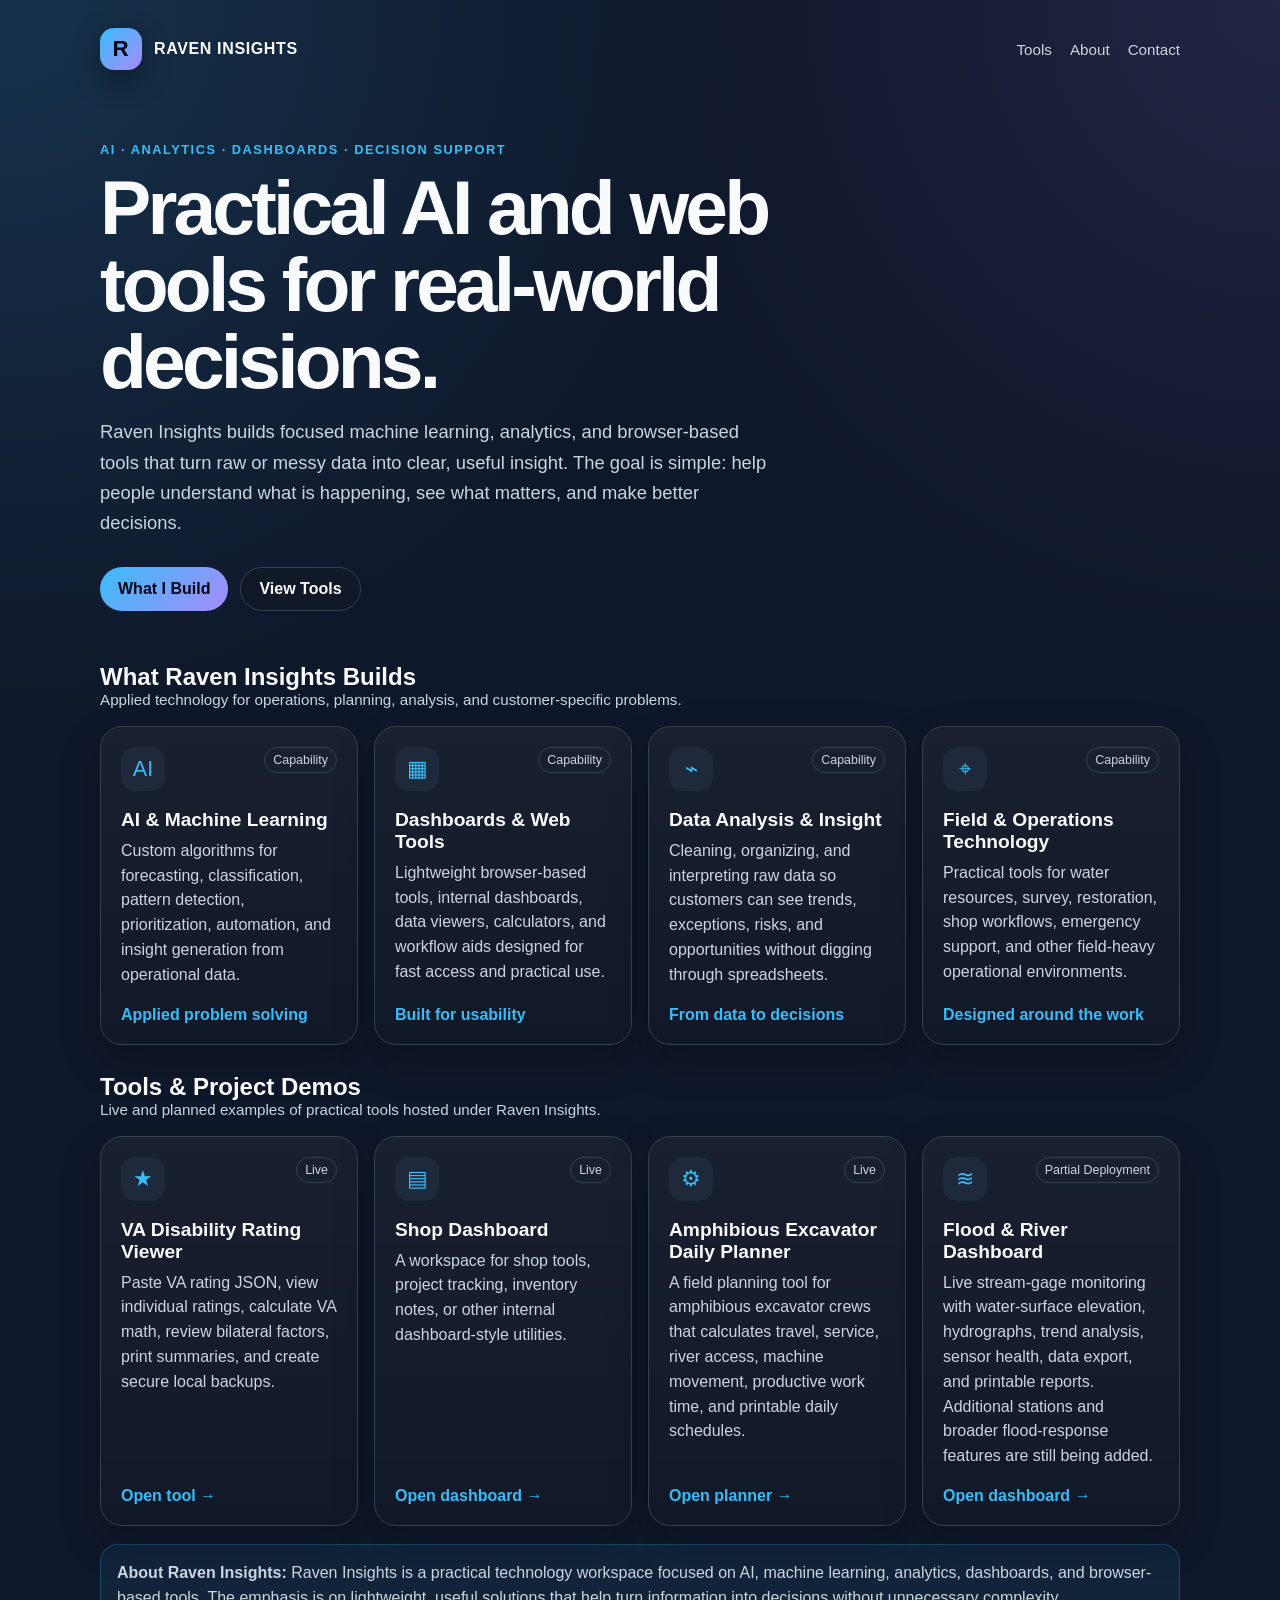
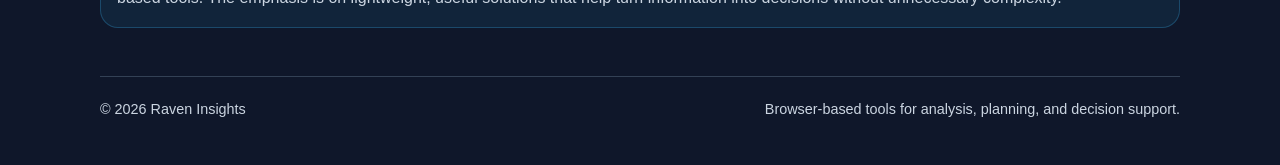
<file: index.html>
<!DOCTYPE html>
<html lang="en">
<head>
  <meta charset="UTF-8">
  <meta name="viewport" content="width=device-width, initial-scale=1.0">

  <title>Raven Insights</title>

  <style>
    :root {
      --bg: #0f172a;
      --card: #111827;
      --card-soft: #1e293b;
      --text: #f8fafc;
      --muted: #cbd5e1;
      --accent: #38bdf8;
      --accent-2: #a78bfa;
      --border: #334155;
      --shadow: rgba(0, 0, 0, 0.35);
    }

    * {
      box-sizing: border-box;
    }

    body {
      margin: 0;

      font-family:
        Arial,
        Helvetica,
        sans-serif;

      background:
        radial-gradient(
          circle at top left,
          rgba(56, 189, 248, 0.16),
          transparent 34%
        ),
        radial-gradient(
          circle at top right,
          rgba(167, 139, 250, 0.12),
          transparent 30%
        ),
        var(--bg);

      color: var(--text);

      min-height: 100vh;
    }

    a {
      color: inherit;
      text-decoration: none;
    }

    .container {
      max-width: 1120px;

      margin: 0 auto;

      padding:
        28px
        20px
        48px;
    }

    header {
      display: flex;

      justify-content:
        space-between;

      align-items: center;

      gap: 16px;

      margin-bottom: 72px;
    }

    .brand {
      display: flex;

      align-items: center;

      gap: 12px;

      font-weight: 700;

      letter-spacing: 0.04em;
    }

    .logo {
      width: 42px;
      height: 42px;

      border-radius: 14px;

      background:
        linear-gradient(
          135deg,
          var(--accent),
          var(--accent-2)
        );

      display: grid;

      place-items: center;

      color: #020617;

      font-size: 1.4rem;

      box-shadow:
        0 10px 28px
        var(--shadow);
    }

    nav {
      display: flex;

      gap: 18px;

      color: var(--muted);

      font-size: 0.95rem;
    }

    nav a:hover {
      color: var(--accent);
    }

    .hero {
      max-width: 820px;

      margin-bottom: 52px;
    }

    .eyebrow {
      color: var(--accent);

      font-weight: 700;

      text-transform:
        uppercase;

      letter-spacing:
        0.12em;

      font-size:
        0.8rem;

      margin-bottom:
        12px;
    }

    h1 {
      font-size:
        clamp(
          2.4rem,
          6vw,
          5rem
        );

      line-height: 1;

      margin:
        0
        0
        18px;

      letter-spacing:
        -0.05em;
    }

    .hero p {
      color: var(--muted);

      font-size: 1.15rem;

      line-height: 1.65;

      margin:
        0
        0
        28px;

      max-width: 680px;
    }

    .actions {
      display: flex;

      flex-wrap: wrap;

      gap: 12px;
    }

    .button {
      display: inline-flex;

      align-items: center;

      justify-content:
        center;

      border-radius:
        999px;

      padding:
        12px
        18px;

      font-weight:
        700;

      border:
        1px solid
        var(--border);

      background:
        var(--card);

      color:
        var(--text);
    }

    .button.primary {
      background:
        linear-gradient(
          135deg,
          var(--accent),
          var(--accent-2)
        );

      color:
        #020617;

      border:
        none;
    }

    .section-heading {
      display: flex;

      justify-content:
        space-between;

      align-items:
        end;

      gap: 16px;

      margin:
        28px
        0
        18px;
    }

    .section-heading h2 {
      margin: 0;

      font-size:
        1.5rem;
    }

    .section-heading p {
      margin: 0;

      color:
        var(--muted);

      font-size:
        0.95rem;
    }

    .grid {
      display: grid;

      grid-template-columns:
        repeat(
          auto-fit,
          minmax(
            250px,
            1fr
          )
        );

      gap: 16px;
    }

    .card {
      background:
        linear-gradient(
          180deg,
          rgba(
            255,
            255,
            255,
            0.035
          ),
          transparent
        ),
        var(--card);

      border:
        1px solid
        var(--border);

      border-radius:
        22px;

      padding: 20px;

      min-height:
        210px;

      display: flex;

      flex-direction:
        column;

      justify-content:
        space-between;

      box-shadow:
        0 16px 40px
        rgba(
          0,
          0,
          0,
          0.22
        );

      transition:
        transform 0.18s ease,
        border-color 0.18s ease;
    }

    .card:hover {
      transform:
        translateY(-4px);

      border-color:
        rgba(
          56,
          189,
          248,
          0.65
        );
    }

    .card-top {
      display: flex;

      justify-content:
        space-between;

      gap: 14px;
    }

    .icon {
      width: 44px;
      height: 44px;

      border-radius:
        14px;

      display: grid;

      place-items:
        center;

      background:
        var(--card-soft);

      color:
        var(--accent);

      font-size:
        1.35rem;

      flex-shrink: 0;
    }

    .tag {
      color:
        var(--muted);

      font-size:
        0.78rem;

      border:
        1px solid
        var(--border);

      padding:
        5px
        8px;

      border-radius:
        999px;

      height:
        fit-content;

      white-space:
        nowrap;
    }

    .card h3 {
      margin:
        18px
        0
        8px;

      font-size:
        1.2rem;
    }

    .card p {
      color:
        var(--muted);

      line-height:
        1.55;

      margin:
        0
        0
        18px;
    }

    .card .link {
      color:
        var(--accent);

      font-weight:
        700;
    }

    .coming-soon {
      opacity: 0.72;
    }

    .info-strip {
      margin-top:
        18px;

      background:
        rgba(
          56,
          189,
          248,
          0.08
        );

      border:
        1px solid
        rgba(
          56,
          189,
          248,
          0.25
        );

      border-radius:
        18px;

      padding:
        16px;

      color:
        var(--muted);

      line-height:
        1.55;
    }

    footer {
      margin-top:
        48px;

      padding-top:
        24px;

      border-top:
        1px solid
        var(--border);

      color:
        var(--muted);

      font-size:
        0.9rem;

      display:
        flex;

      justify-content:
        space-between;

      gap:
        16px;

      flex-wrap:
        wrap;
    }

    @media (
      max-width: 700px
    ) {
      header {
        align-items:
          flex-start;

        margin-bottom:
          48px;
      }

      nav {
        display:
          none;
      }

      .section-heading {
        align-items:
          flex-start;

        flex-direction:
          column;
      }
    }
  </style>
</head>


<body>

  <div class="container">

    <!-- =====================================================
         HEADER
         ===================================================== -->

    <header>

      <a
        class="brand"
        href="./"
      >
        <div class="logo">
          R
        </div>

        <span>
          RAVEN INSIGHTS
        </span>
      </a>


      <nav
        aria-label="Primary navigation"
      >

        <a href="#tools">
          Tools
        </a>

        <a href="#about">
          About
        </a>

        <a
          href="mailto:jstmarlow@gmail.com"
        >
          Contact
        </a>

      </nav>

    </header>


    <main>


      <!-- ===================================================
           HERO
           =================================================== -->

      <section class="hero">

        <div class="eyebrow">
          AI · Analytics · Dashboards · Decision Support
        </div>

        <h1>
          Practical AI and web tools for real-world decisions.
        </h1>

        <p>
          Raven Insights builds focused machine learning,
          analytics, and browser-based tools that turn raw
          or messy data into clear, useful insight. The goal
          is simple: help people understand what is happening,
          see what matters, and make better decisions.
        </p>

        <div class="actions">

          <a
            class="button primary"
            href="#capabilities"
          >
            What I Build
          </a>

          <a
            class="button"
            href="#tools"
          >
            View Tools
          </a>

        </div>

      </section>


      <!-- ===================================================
           CAPABILITIES
           =================================================== -->

      <section id="capabilities">

        <div class="section-heading">

          <div>

            <h2>
              What Raven Insights Builds
            </h2>

            <p>
              Applied technology for operations, planning,
              analysis, and customer-specific problems.
            </p>

          </div>

        </div>


        <div class="grid">


          <!-- AI -->

          <div class="card">

            <div>

              <div class="card-top">

                <div class="icon">
                  AI
                </div>

                <span class="tag">
                  Capability
                </span>

              </div>

              <h3>
                AI & Machine Learning
              </h3>

              <p>
                Custom algorithms for forecasting,
                classification, pattern detection,
                prioritization, automation, and insight
                generation from operational data.
              </p>

            </div>

            <span class="link">
              Applied problem solving
            </span>

          </div>


          <!-- DASHBOARDS -->

          <div class="card">

            <div>

              <div class="card-top">

                <div class="icon">
                  ▦
                </div>

                <span class="tag">
                  Capability
                </span>

              </div>

              <h3>
                Dashboards & Web Tools
              </h3>

              <p>
                Lightweight browser-based tools, internal
                dashboards, data viewers, calculators, and
                workflow aids designed for fast access and
                practical use.
              </p>

            </div>

            <span class="link">
              Built for usability
            </span>

          </div>


          <!-- DATA -->

          <div class="card">

            <div>

              <div class="card-top">

                <div class="icon">
                  ⌁
                </div>

                <span class="tag">
                  Capability
                </span>

              </div>

              <h3>
                Data Analysis & Insight
              </h3>

              <p>
                Cleaning, organizing, and interpreting raw
                data so customers can see trends, exceptions,
                risks, and opportunities without digging
                through spreadsheets.
              </p>

            </div>

            <span class="link">
              From data to decisions
            </span>

          </div>


          <!-- FIELD OPERATIONS -->

          <div class="card">

            <div>

              <div class="card-top">

                <div class="icon">
                  ⌖
                </div>

                <span class="tag">
                  Capability
                </span>

              </div>

              <h3>
                Field & Operations Technology
              </h3>

              <p>
                Practical tools for water resources, survey,
                restoration, shop workflows, emergency
                support, and other field-heavy operational
                environments.
              </p>

            </div>

            <span class="link">
              Designed around the work
            </span>

          </div>

        </div>

      </section>


      <!-- ===================================================
           TOOLS
           =================================================== -->

      <section id="tools">

        <div class="section-heading">

          <div>

            <h2>
              Tools & Project Demos
            </h2>

            <p>
              Live and planned examples of practical tools
              hosted under Raven Insights.
            </p>

          </div>

        </div>


        <div class="grid">


          <!-- VA TOOL -->

          <a
            class="card"
            href="va-tool/index.html"
          >

            <div>

              <div class="card-top">

                <div class="icon">
                  ★
                </div>

                <span class="tag">
                  Live
                </span>

              </div>

              <h3>
                VA Disability Rating Viewer
              </h3>

              <p>
                Paste VA rating JSON, view individual ratings,
                calculate VA math, review bilateral factors,
                print summaries, and create secure local
                backups.
              </p>

            </div>

            <span class="link">
              Open tool →
            </span>

          </a>


          <!-- SHOP DASHBOARD -->

          <a
            class="card"
            href="shop-dashboard/index.html"
          >

            <div>

              <div class="card-top">

                <div class="icon">
                  ▤
                </div>

                <span class="tag">
                  Live
                </span>

              </div>

              <h3>
                Shop Dashboard
              </h3>

              <p>
                A workspace for shop tools, project tracking,
                inventory notes, or other internal
                dashboard-style utilities.
              </p>

            </div>

            <span class="link">
              Open dashboard →
            </span>

          </a>


          <!-- AMPHIBIOUS PLANNER -->

          <a
            class="card"
            href="amphib-planner/index.html"
          >

            <div>

              <div class="card-top">

                <div class="icon">
                  ⚙
                </div>

                <span class="tag">
                  Live
                </span>

              </div>

              <h3>
                Amphibious Excavator Daily Planner
              </h3>

              <p>
                A field planning tool for amphibious
                excavator crews that calculates travel,
                service, river access, machine movement,
                productive work time, and printable daily
                schedules.
              </p>

            </div>

            <span class="link">
              Open planner →
            </span>

          </a>


          <!-- FLOOD & RIVER DASHBOARD -->

          <a
            class="card"
            href="stream-gages/index.html"
          >

            <div>

              <div class="card-top">

                <div class="icon">
                  ≋
                </div>

                <span class="tag">
                  Partial Deployment
                </span>

              </div>

              <h3>
                Flood & River Dashboard
              </h3>

              <p>
                Live stream-gage monitoring with
                water-surface elevation, hydrographs,
                trend analysis, sensor health, data export,
                and printable reports. Additional stations
                and broader flood-response features are
                still being added.
              </p>

            </div>

            <span class="link">
              Open dashboard →
            </span>

          </a>


        </div>

      </section>


      <!-- ===================================================
           ABOUT
           =================================================== -->

      <section
        id="about"
        class="info-strip"
      >

        <strong>
          About Raven Insights:
        </strong>

        Raven Insights is a practical technology workspace
        focused on AI, machine learning, analytics,
        dashboards, and browser-based tools. The emphasis
        is on lightweight, useful solutions that help turn
        information into decisions without unnecessary
        complexity.

      </section>

    </main>


    <!-- =====================================================
         FOOTER
         ===================================================== -->

    <footer>

      <span>
        ©
        <span id="year"></span>
        Raven Insights
      </span>

      <span>
        Browser-based tools for analysis, planning,
        and decision support.
      </span>

    </footer>

  </div>


  <script>
    document
      .getElementById("year")
      .textContent =
      new Date()
        .getFullYear();
  </script>

</body>
</html>
</file>
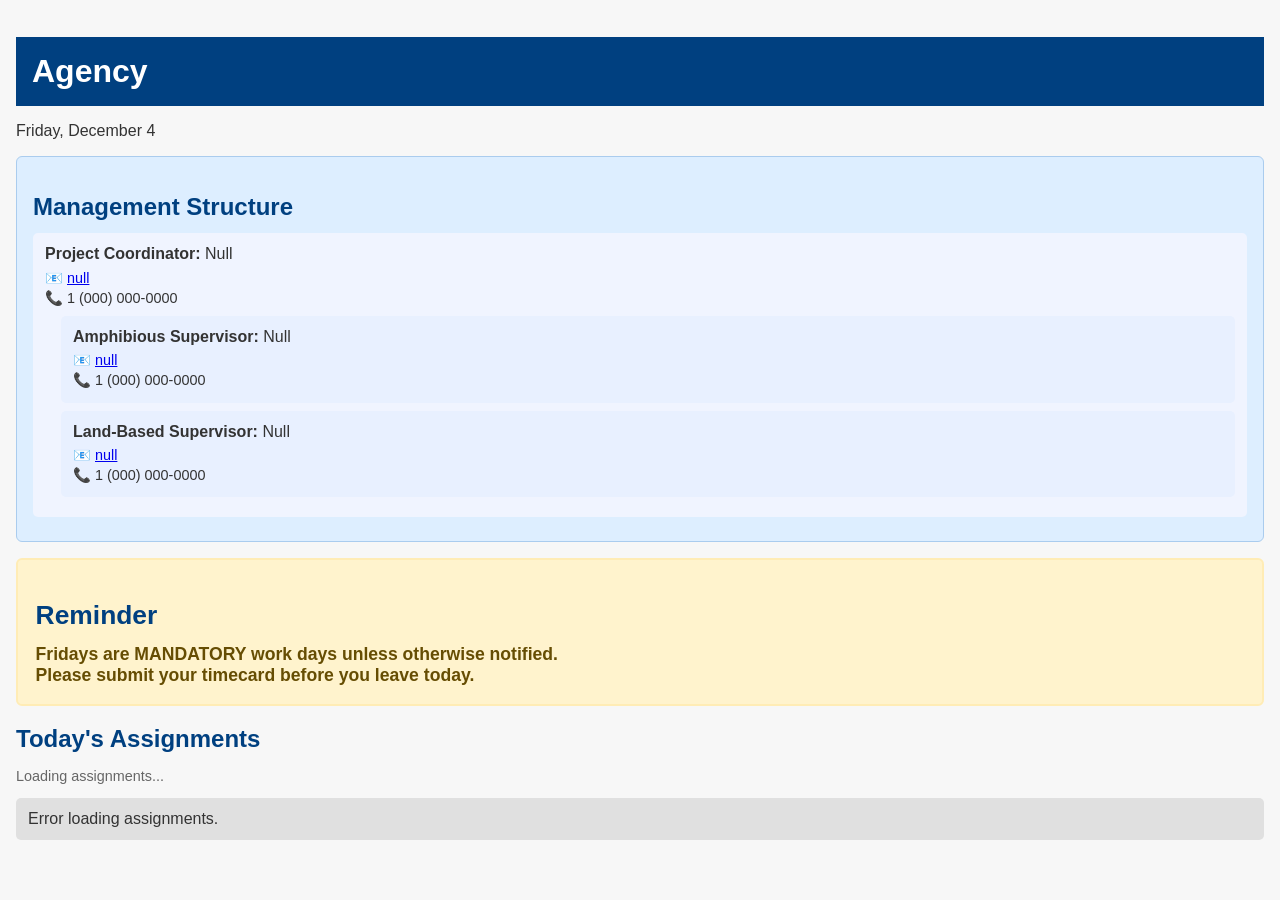
<file: shop-dashboard/index.html>
<!DOCTYPE html>
<html lang="en">
<head>
  <meta charset="UTF-8">
  <title>WTRBA Daily Dashboard</title>
  <style>
    body {
      font-family: Arial, sans-serif;
      margin: 0;
      padding: 1em;
      background: #f7f7f7;
      color: #333;
    }

    h1 {
      background: #004080;
      color: #fff;
      padding: 0.5em;
      margin-bottom: 0.5em;
    }

    section {
      margin-bottom: 1em;
    }

    h2 {
      margin-bottom: 0.5em;
      color: #004080;
    }

    ul {
      list-style: none;
      padding: 0;
      margin: 0;
    }

    li {
      background: #e0e0e0;
      margin: 0.5em 0;
      padding: 0.75em;
      border-radius: 5px;
    }

    .reminder {
      background: #fff3cd;
      border: 2px solid #ffecb5;
      color: #664d03;
      padding: 1em;
      border-radius: 6px;
      font-size: 1.1em;
      font-weight: bold;
    }

    .org-structure {
      background: #ddeeff;
      border: 1px solid #aaccee;
      padding: 1em;
      border-radius: 6px;
    }

    .org-structure ul li {
      background: #f0f4ff;
    }

    .org-structure ul li ul li {
      background: #e8f0ff;
      margin-left: 1em;
    }

    .contact {
      font-size: 0.9em;
      margin-top: 0.3em;
      line-height: 1.4;
    }

    .error {
      background: #f8d7da;
      color: #842029;
      border: 1px solid #f5c2c7;
    }

    .muted {
      color: #666;
      font-size: 0.9em;
    }
  </style>
</head>

<body>
  <h1>Agency</h1>
  <p id="date"></p>

  <section class="org-structure">
    <h2>Management Structure</h2>
    <ul>
      <li>
        <strong>Project Coordinator:</strong> Null
        <div class="contact">
          📧 <a href="mailto:null">null</a><br>
          📞 1 (000) 000-0000
        </div>

        <ul>
          <li>
            <strong>Amphibious Supervisor:</strong> Null
			<div class="contact">
			📧 <a href="mailto:null">null</a><br>
			📞 1 (000) 000-0000
			</div>
          </li>

          <li>
            <strong>Land-Based Supervisor:</strong> Null
			<div class="contact">
			📧 <a href="mailto:null">null</a><br>
			📞 1 (000) 000-0000
			</div>
          </li>
        </ul>
      </li>
    </ul>
  </section>

  <section class="reminder">
    <h2>Reminder</h2>
    Fridays are MANDATORY work days unless otherwise notified.
    <br>
    Please submit your timecard before you leave today.
  </section>

  <section>
    <h2>Today's Assignments</h2>
    <p class="muted" id="loadStatus">Loading assignments...</p>
    <ul id="tasks"></ul>
  </section>

<script>
  const today = new Date();

  const yyyyMMdd = [
    today.getFullYear(),
    String(today.getMonth() + 1).padStart(2, "0"),
    String(today.getDate()).padStart(2, "0")
  ].join("-");

  const options = { weekday: "long", month: "long", day: "numeric" };
  document.getElementById("date").textContent =
    today.toLocaleDateString(undefined, options);

  const sheetID = "19IpVfRqNUWQ8u5fclUgDNR-8Ns35jpFn0eS9TmsZNvc";

  window.handleSheetData = function(json) {
    const rows = json.table.rows;
    const tasksUl = document.getElementById("tasks");
    tasksUl.innerHTML = "";
	
	document.getElementById("loadStatus").style.display = "none";

    let hasTasks = false;

    rows.forEach(row => {
      const date = row.c[0]?.v || "";
      const task = row.c[1]?.v || "";
      const equip = row.c[2]?.v || "";
      const employee = row.c[3]?.v || "";

      const normalized = normalizeDate(date);

      if (normalized === yyyyMMdd) {
        const li = document.createElement("li");
        li.textContent = `${employee}: ${task} (${equip})`;
        tasksUl.appendChild(li);
        hasTasks = true;
      }
    });

    if (!hasTasks) {
      const li = document.createElement("li");
      li.textContent = "No assignments scheduled for today.";
      tasksUl.appendChild(li);
    }
  };

  function normalizeDate(value) {
    if (!value) return "";

    if (typeof value === "string" && value.startsWith("Date(")) {
      const parts = value.match(/Date\((\d+),(\d+),(\d+)\)/);

      if (parts) {
        const year = parts[1];
        const month = String(Number(parts[2]) + 1).padStart(2, "0");
        const day = String(parts[3]).padStart(2, "0");
        return `${year}-${month}-${day}`;
      }
    }

    const d = new Date(value);
    if (isNaN(d.getTime())) return "";

    return [
      d.getFullYear(),
      String(d.getMonth() + 1).padStart(2, "0"),
      String(d.getDate()).padStart(2, "0")
    ].join("-");
  }

  const script = document.createElement("script");
  script.src =
    `https://docs.google.com/spreadsheets/d/${sheetID}/gviz/tq?tqx=responseHandler:handleSheetData`;
  script.onerror = function() {
    const li = document.createElement("li");
    li.textContent = "Error loading assignments.";
    document.getElementById("tasks").appendChild(li);
  };

  document.body.appendChild(script);
</script>
</body>
</html>
</file>
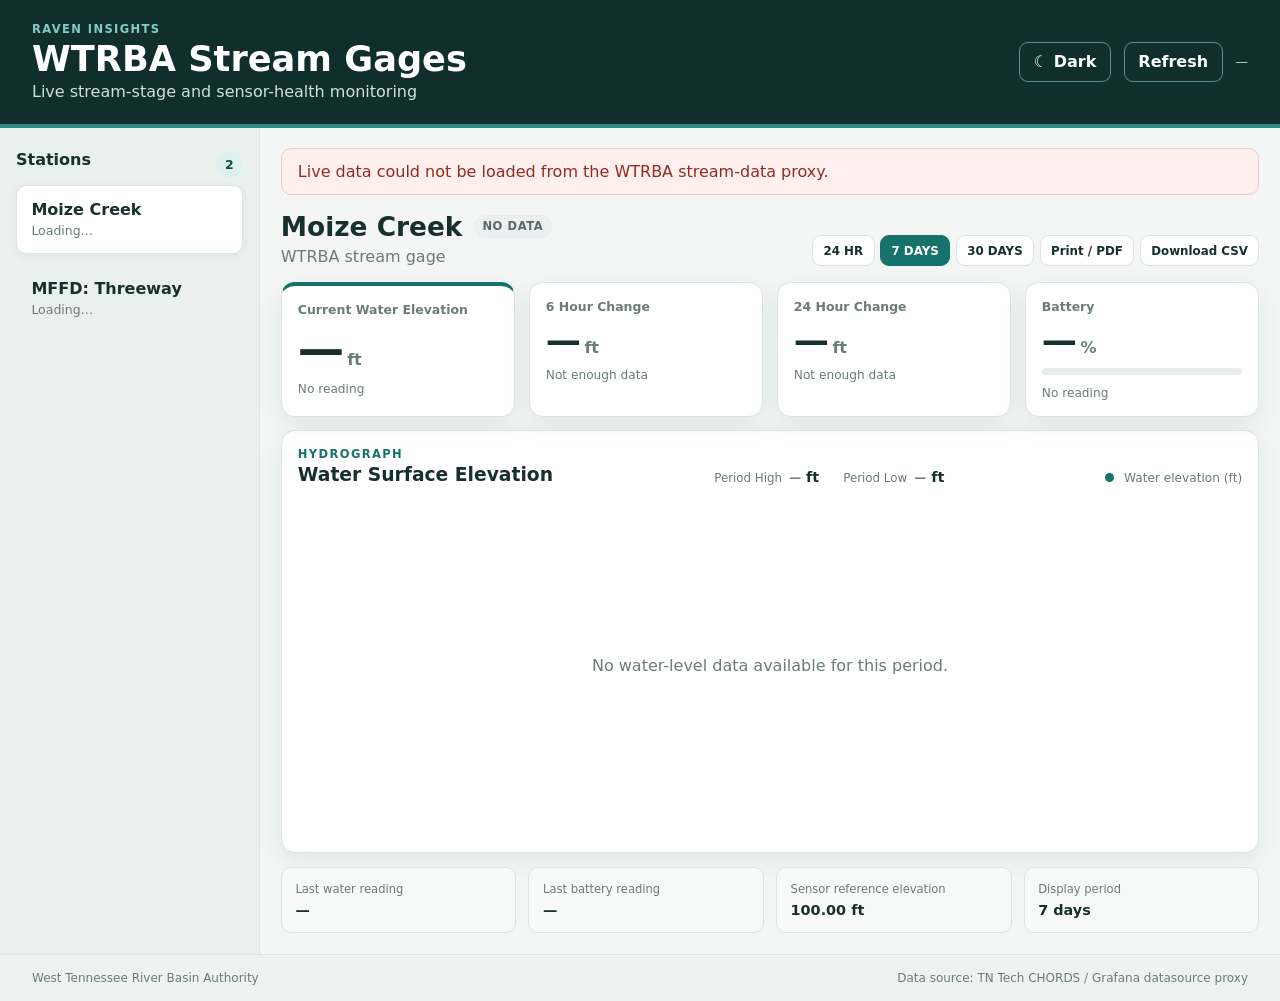
<file: stream-gages/index.html>
<!doctype html>
<html lang="en">
<head>
  <meta charset="utf-8" />
  <meta name="viewport" content="width=device-width, initial-scale=1" />
  <meta name="theme-color" content="#0f2d2b" />
  <title>WTRBA Stream Gages | Raven Insights</title>
  <link rel="stylesheet" href="styles.css" />
</head>
<body>
  <header class="site-header">
    <div>
      <p class="eyebrow">Raven Insights</p>
      <h1>WTRBA Stream Gages</h1>
      <p class="subtitle">Live stream-stage and sensor-health monitoring</p>
    </div>
	<div class="header-actions">
		<button
			id="themeToggle"
			class="button button-secondary"
			type="button">
			☾ Dark
		</button>
		<button
			id="refreshBtn"
			class="button button-secondary"
			type="button">
			Refresh
		</button>
		<span
			id="lastRefresh"
			class="last-refresh">
			—
		</span>
	</div>
  </header>

  <main class="dashboard-shell">
    <aside class="station-sidebar">
      <div class="sidebar-heading">
        <h2>Stations</h2>
        <span id="stationCount" class="count-pill">0</span>
      </div>
      <div id="stationList" class="station-list" aria-label="Stream gage stations"></div>
    </aside>

    <section class="main-panel">
      <div id="errorBanner" class="error-banner" hidden></div>

      <section class="station-hero">
        <div>
          <div class="station-title-row">
            <h2 id="stationName">Select a station</h2>
            <span id="statusBadge" class="status-badge status-unknown">Unknown</span>
          </div>
          <p id="stationDescription" class="station-description"></p>
        </div>
        <div class="range-controls">
			<button
				class="range-button"
				data-range="1d">
				24 HR
			</button>
			<button
				class="range-button active"
				data-range="7d">
				7 DAYS
			</button>
			<button
				class="range-button"
				data-range="30d">
				30 DAYS
			</button>
			<button
				id="printBtn"
				class="range-button"
				type="button">
				Print / PDF
			</button>
			<button
				id="exportCsvBtn"
				class="range-button"
				type="button">
				Download CSV
			</button>
		</div>
      </section>

      <section class="metric-grid">
        <article class="metric-card metric-primary">
          <span class="metric-label">Current Water Elevation</span>
          <div class="metric-value-row">
            <span id="waterValue" class="metric-value">—</span>
            <span id="waterUnit" class="metric-unit">ft</span>
          </div>
          <span id="waterUpdated" class="metric-detail">No reading</span>
        </article>

        <article class="metric-card">
          <span class="metric-label">6 Hour Change</span>
          <div class="metric-value-row">
            <span id="change6h" class="metric-value metric-value-small">—</span>
            <span class="metric-unit">ft</span>
          </div>
          <span id="trend6h" class="metric-detail">—</span>
        </article>

        <article class="metric-card">
          <span class="metric-label">24 Hour Change</span>
          <div class="metric-value-row">
            <span id="change24h" class="metric-value metric-value-small">—</span>
            <span class="metric-unit">ft</span>
          </div>
          <span id="trend24h" class="metric-detail">—</span>
        </article>

        <article class="metric-card">
          <span class="metric-label">Battery</span>
          <div class="metric-value-row">
            <span id="batteryValue" class="metric-value metric-value-small">—</span>
            <span class="metric-unit">%</span>
          </div>
          <div class="battery-track" aria-hidden="true"><div id="batteryBar" class="battery-bar"></div></div>
          <span id="batteryUpdated" class="metric-detail">No reading</span>
        </article>
      </section>

      <section class="chart-card">
        <div class="chart-header">
          <div>
            <p class="eyebrow">Hydrograph</p>
            <h3>Water Surface Elevation</h3>
          </div>
		  <div class="period-stats">
			<div>
				<span>Period High</span>
				<strong>
					<span id="periodHigh">—</span> ft
				</strong>
			</div>
			<div>
				<span>Period Low</span>
				<strong>
					<span id="periodLow">—</span> ft
				</strong>
			</div>
</div>
          <div class="chart-legend"><span class="legend-dot"></span> Water elevation (ft)</div>
        </div>
        <div id="chartWrap" class="chart-wrap">
          <svg id="waterChart" viewBox="0 0 1000 360" role="img" aria-label="Water Surface Elevation hydrograph"></svg>
          <div id="chartEmpty" class="chart-empty" hidden>No water-level data available for this period.</div>
        </div>
		<div
			id="chartTooltip"
			class="chart-tooltip"
			hidden>
		</div>
      </section>

<div class="health-grid">
  <div>
    <span class="health-label">
      Last water reading
    </span>
    <strong id="lastWaterReading">
      —
    </strong>
  </div>
  <div>
    <span class="health-label">
      Last battery reading
    </span>
    <strong id="lastBatteryReading">
      —
    </strong>
  </div>
  <div>
    <span class="health-label">
      Sensor reference elevation
    </span>
    <strong id="referenceElevation">
      —
    </strong>
  </div>
  <div>
    <span class="health-label">
      Display period
    </span>
    <strong id="reportingRange">
      —
    </strong>
  </div>
</div>
      </section>
    </section>
  </main>

  <footer class="site-footer">
    <span>West Tennessee River Basin Authority</span>
    <span>Data source: TN Tech CHORDS / Grafana datasource proxy</span>
  </footer>

  <script src="stations.js"></script>
  <script src="app.js"></script>
</body>
</html>
</file>
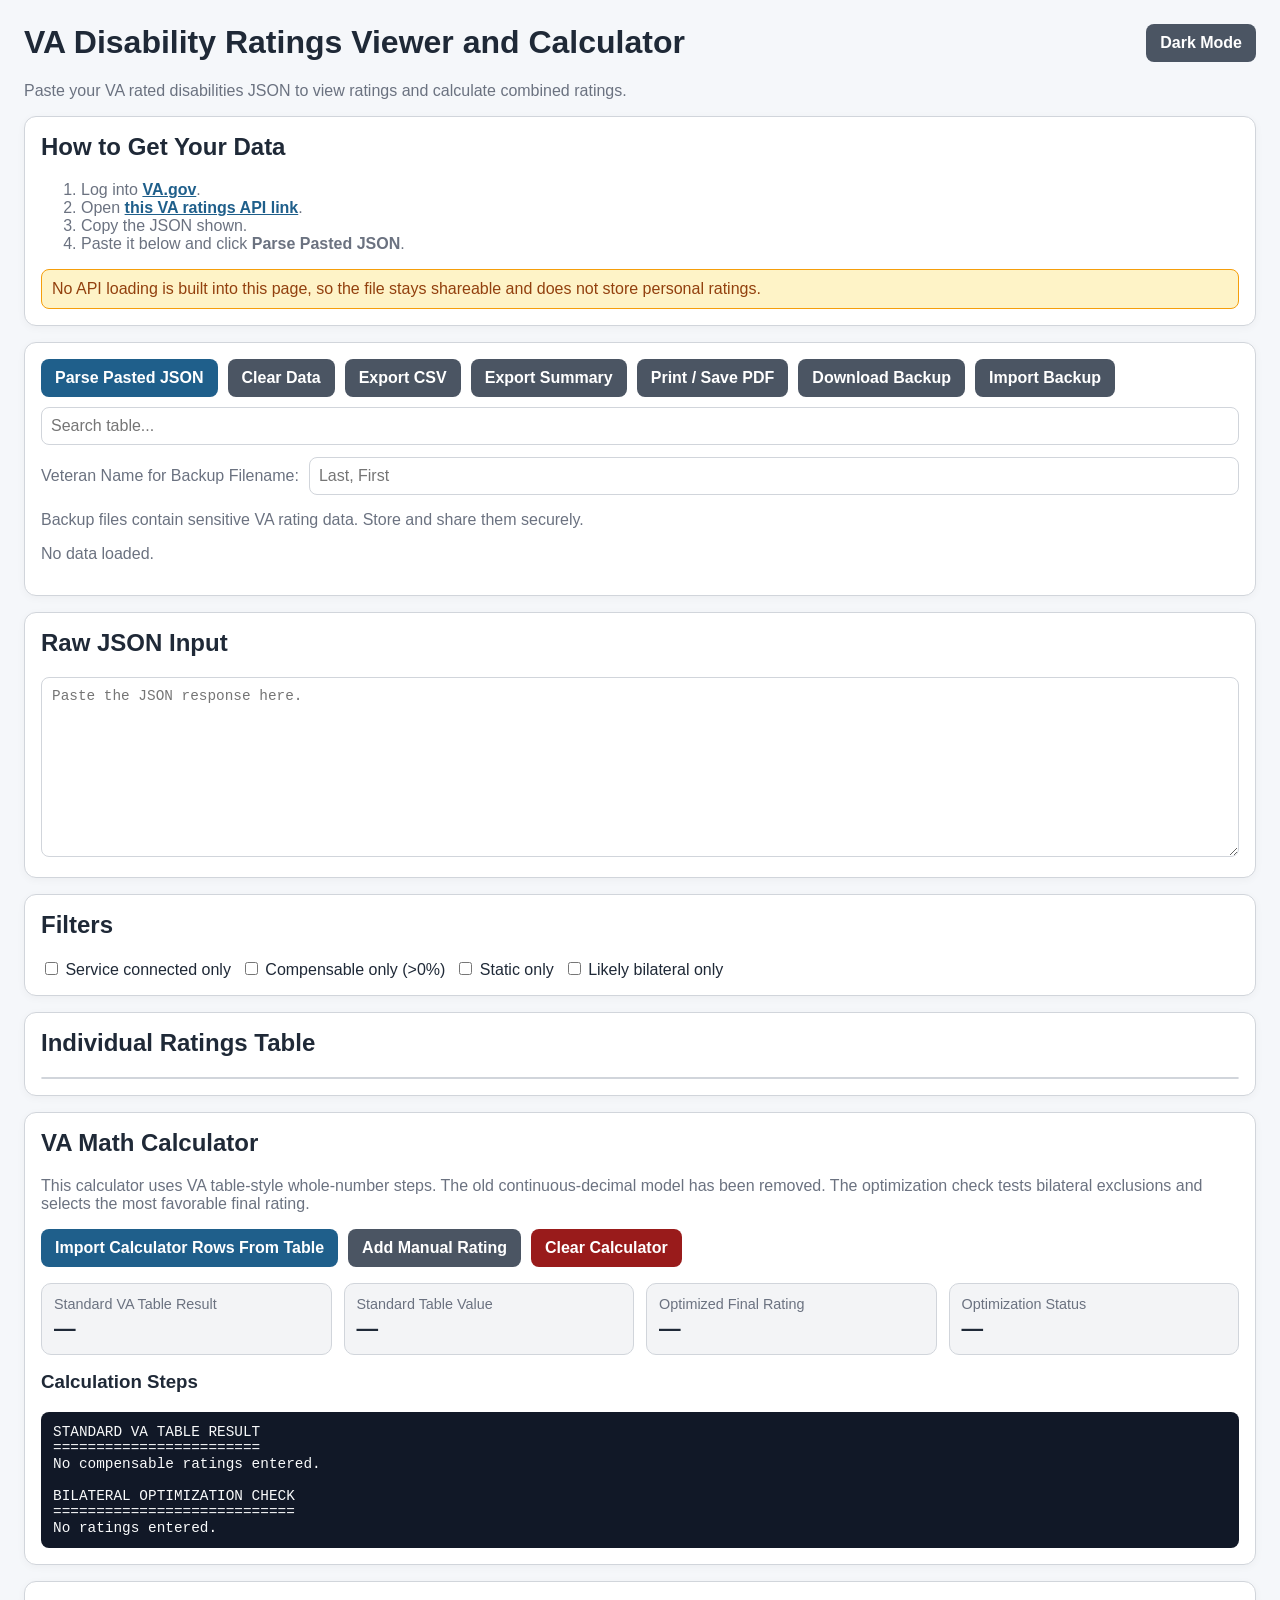
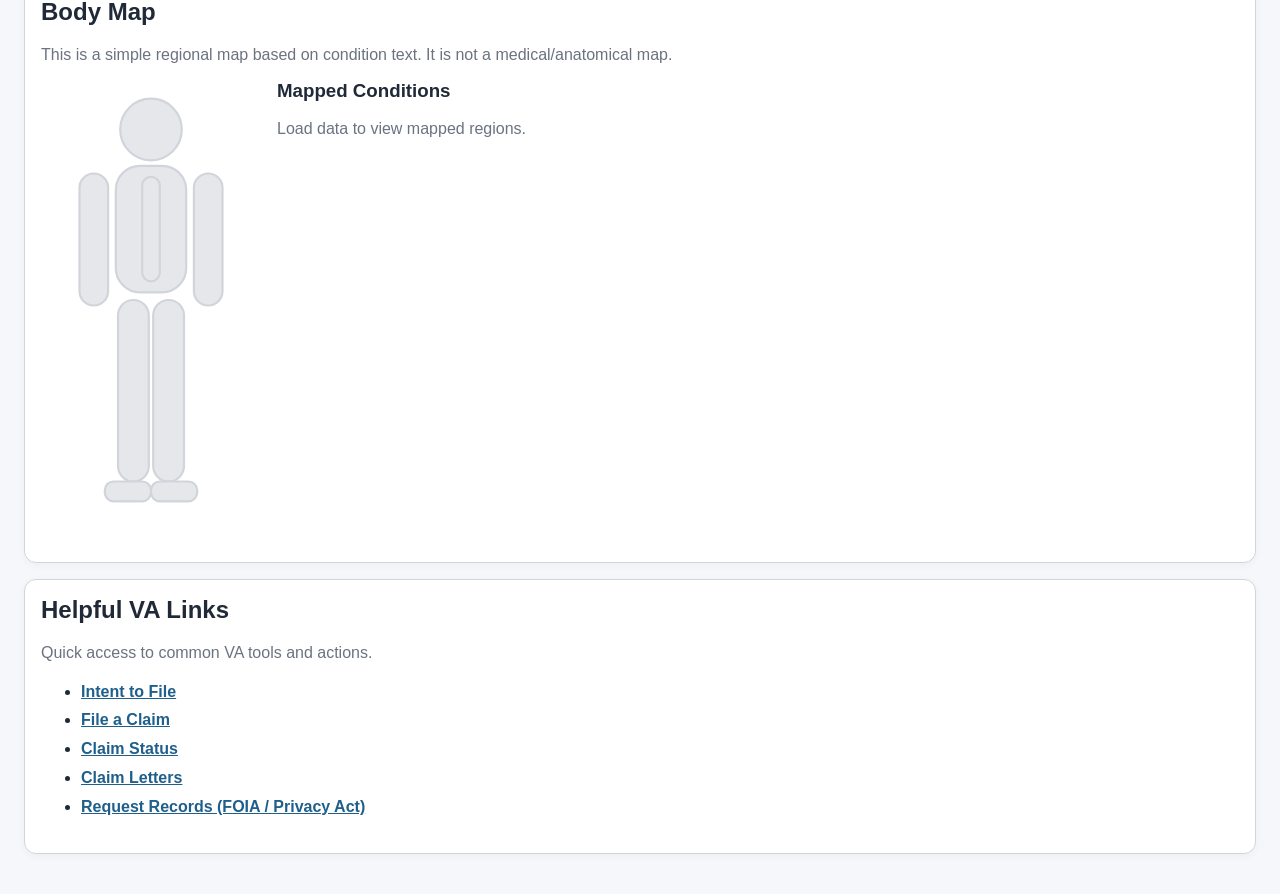
<file: va-tool/index.html>
<!DOCTYPE html>
<html lang="en">
<head>
  <meta charset="UTF-8">
  <meta name="viewport" content="width=device-width, initial-scale=1.0">
  <title>VA Disability Ratings Viewer and Calculator</title>
  <style>
    :root {
      --bg:#f5f7fa; --card:#ffffff; --text:#1f2937; --muted:#6b7280; --border:#d1d5db;
      --accent:#1f5f8b; --accent-text:#ffffff; --good-bg:#dcfce7; --good-text:#166534;
      --bad-bg:#fee2e2; --bad-text:#991b1b; --warn-bg:#fef3c7; --warn-text:#92400e;
      --neutral:#f3f4f6; --table-head:#eef2f7; --table-hover:#f9fafb; --code-bg:#111827; --code-text:#f9fafb;
      --body-fill:#e5e7eb; --body-active:#38bdf8;
    }
    body.dark {
      --bg:#0f172a; --card:#111827; --text:#f9fafb; --muted:#cbd5e1; --border:#334155;
      --accent:#38bdf8; --accent-text:#082f49; --good-bg:#064e3b; --good-text:#bbf7d0;
      --bad-bg:#7f1d1d; --bad-text:#fecaca; --warn-bg:#422006; --warn-text:#fde68a;
      --neutral:#1f2937; --table-head:#1e293b; --table-hover:#1f2937; --code-bg:#020617; --code-text:#e5e7eb;
      --body-fill:#334155; --body-active:#38bdf8;
    }
    * { box-sizing:border-box; }
    body { margin:0; font-family:Arial, Helvetica, sans-serif; background:var(--bg); color:var(--text); padding:24px; }
    h1,h2,h3 { margin-top:0; }
    a { color:var(--accent); font-weight:bold; }
    code { background:var(--neutral); padding:2px 5px; border-radius:5px; }
    .subtitle,.status,.note,.small { color:var(--muted); }
    .topbar { display:flex; justify-content:space-between; gap:12px; align-items:flex-start; flex-wrap:wrap; }
    .card { background:var(--card); border:1px solid var(--border); border-radius:12px; padding:16px; margin-bottom:16px; box-shadow:0 2px 8px rgba(0,0,0,.04); }
    .controls,.row-controls,.filter-row { display:flex; flex-wrap:wrap; gap:10px; align-items:center; }
    button,input,textarea,select { font:inherit; }
    button { background:var(--accent); color:var(--accent-text); border:none; padding:10px 14px; border-radius:8px; cursor:pointer; font-weight:bold; }
    button.secondary { background:#4b5563; color:white; }
    button.danger { background:#991b1b; color:white; }
    input,select { padding:9px; border:1px solid var(--border); border-radius:8px; background:var(--card); color:var(--text); }
    input[type="text"] { min-width:260px; flex:1; }
    textarea { width:100%; min-height:180px; padding:10px; border:1px solid var(--border); border-radius:8px; resize:vertical; font-family:Consolas, monospace; font-size:.9rem; background:var(--card); color:var(--text); }
    .warning { background:var(--warn-bg); color:var(--warn-text); border:1px solid #f59e0b; padding:10px; border-radius:8px; margin-top:10px; }
    .summary-grid,.calc-grid { display:grid; grid-template-columns:repeat(auto-fit, minmax(220px,1fr)); gap:12px; }
    .summary-item,.calc-item,.mini-card { border:1px solid var(--border); border-radius:10px; padding:12px; background:var(--neutral); }
    .summary-label,.calc-label { color:var(--muted); font-size:.9rem; }
    .summary-value,.calc-value { font-size:1.35rem; font-weight:bold; margin-top:4px; }
    .table-wrap { overflow-x:auto; border:1px solid var(--border); border-radius:10px; background:var(--card); }
    table { width:100%; border-collapse:collapse; min-width:1100px; }
    th,td { border-bottom:1px solid var(--border); padding:10px; text-align:left; vertical-align:top; font-size:.95rem; }
    th { background:var(--table-head); cursor:pointer; user-select:none; position:sticky; top:0; z-index:1; }
    tr:hover td { background:var(--table-hover); }
    .pill { display:inline-block; padding:4px 8px; border-radius:999px; font-size:.85rem; font-weight:bold; white-space:nowrap; }
    .service-connected { background:var(--good-bg); color:var(--good-text); }
    .not-service-connected { background:var(--bad-bg); color:var(--bad-text); }
    .unknown { background:var(--neutral); color:var(--text); }
    .rating { font-weight:bold; white-space:nowrap; }
    .hidden { display:none; }
    .calc-row { display:grid; grid-template-columns:minmax(180px,2fr) 90px 190px 120px; gap:8px; margin-bottom:8px; align-items:center; }
    .calc-row input,.calc-row select { width:100%; }
    .steps { background:var(--code-bg); color:var(--code-text); padding:12px; border-radius:8px; overflow-x:auto; white-space:pre-wrap; font-family:Consolas, monospace; font-size:.9rem; }
    .body-layout { display:grid; grid-template-columns:220px 1fr; gap:16px; align-items:start; }
    .body-svg svg { width:100%; max-width:220px; }
    .body-part { fill:var(--body-fill); stroke:var(--border); stroke-width:2; transition:.2s; }
    .body-part.active { fill:var(--body-active); }
    .body-list ul { margin-top:8px; padding-left:20px; }
    pre { margin:0; white-space:pre-wrap; }
    @media (max-width:780px) { body { padding:12px; } .calc-row,.body-layout { grid-template-columns:1fr; } table { min-width:1000px; } }
    @media print { .no-print,textarea,#jsonInput,button { display:none !important; } body { background:white; color:black; } .card { box-shadow:none; break-inside:avoid; } }
  </style>
</head>
<body>
  <div class="topbar no-print">
    <div>
      <h1>VA Disability Ratings Viewer and Calculator</h1>
      <p class="subtitle">Paste your VA rated disabilities JSON to view ratings and calculate combined ratings.</p>
    </div>
    <button id="darkModeBtn" class="secondary">Dark Mode</button>
  </div>

  <section class="card no-print">
    <h2>How to Get Your Data</h2>
    <ol class="note">
      <li>Log into <a href="https://www.va.gov" target="_blank" rel="noopener noreferrer">VA.gov</a>.</li>
      <li>Open <a href="https://api.va.gov/v0/rated_disabilities" target="_blank" rel="noopener noreferrer">this VA ratings API link</a>.</li>
      <li>Copy the JSON shown.</li>
      <li>Paste it below and click <b>Parse Pasted JSON</b>.</li>
    </ol>
    <div class="warning">No API loading is built into this page, so the file stays shareable and does not store personal ratings.</div>
  </section>

  <section class="card no-print">
    <div class="controls">
      <button id="parseBtn">Parse Pasted JSON</button>
      <button id="clearBtn" class="secondary">Clear Data</button>
      <button id="exportCsvBtn" class="secondary">Export CSV</button>
      <button id="exportSummaryBtn" class="secondary">Export Summary</button>
      <button id="printBtn" class="secondary">Print / Save PDF</button>
      <button id="downloadBackupBtn" class="secondary">Download Backup</button>
      <button id="importBackupBtn" class="secondary">Import Backup</button>
      <input id="backupFileInput" type="file" accept="application/json" class="hidden">
      <input id="searchInput" type="text" placeholder="Search table...">
    </div>
    <div class="filter-row" style="margin-top:12px;">
      <label for="vetName" class="note">Veteran Name for Backup Filename:</label>
      <input id="vetName" type="text" placeholder="Last, First">
    </div>
    <p class="note">Backup files contain sensitive VA rating data. Store and share them securely.</p>
    <p id="status" class="status">No data loaded.</p>
  </section>

  <section id="summaryCard" class="card hidden">
    <h2>API Summary</h2>
    <div class="summary-grid" id="summaryGrid"></div>
  </section>

  <section class="card no-print">
    <h2>Raw JSON Input</h2>
    <textarea id="jsonInput" placeholder="Paste the JSON response here."></textarea>
  </section>

  <section class="card no-print">
    <h2>Filters</h2>
    <div class="filter-row">
      <label><input type="checkbox" id="filterServiceConnected"> Service connected only</label>
      <label><input type="checkbox" id="filterCompensable"> Compensable only (&gt;0%)</label>
      <label><input type="checkbox" id="filterStatic"> Static only</label>
      <label><input type="checkbox" id="filterBilateralLikely"> Likely bilateral only</label>
    </div>
  </section>

  <section class="card">
    <h2>Individual Ratings Table</h2>
    <div class="table-wrap"><table id="ratingsTable"><thead></thead><tbody></tbody></table></div>
  </section>

  <section class="card">
    <h2>VA Math Calculator</h2>
    <p class="note">This calculator uses VA table-style whole-number steps. The old continuous-decimal model has been removed. The optimization check tests bilateral exclusions and selects the most favorable final rating.</p>
    <div class="row-controls no-print" style="margin:12px 0;">
      <button id="importCalculatorBtn">Import Calculator Rows From Table</button>
      <button id="addCalcRowBtn" class="secondary">Add Manual Rating</button>
      <button id="clearCalcBtn" class="danger">Clear Calculator</button>
    </div>
    <div id="calculatorRows"></div>
    <div class="calc-grid" style="margin-top:16px;">
      <div class="calc-item"><div class="calc-label">Standard VA Table Result</div><div class="calc-value" id="standardRounded">—</div></div>
      <div class="calc-item"><div class="calc-label">Standard Table Value</div><div class="calc-value" id="standardTableValue">—</div></div>
      <div class="calc-item"><div class="calc-label">Optimized Final Rating</div><div class="calc-value" id="optimizedRounded">—</div></div>
      <div class="calc-item"><div class="calc-label">Optimization Status</div><div class="calc-value" id="optimizationStatus">—</div></div>
    </div>

    <div id="bilateralReviewActions" class="mini-card no-print hidden" style="margin-top:16px;">
      <h3>Bilateral Optimization Review</h3>
      <p class="note">The optimized bilateral calculation produces a higher table value or final rating. Export a review summary for discussion with a VSO, accredited representative, or appropriate reviewer.</p>
      <button id="exportBilateralReviewBtn" class="secondary">Open Bilateral Review Report</button>
    </div>
    <h3 style="margin-top:16px;">Calculation Steps</h3>
    <div class="steps" id="calculationSteps">No calculator rows yet.</div>
  </section>

  <section class="card">
    <h2>Body Map</h2>
    <p class="note">This is a simple regional map based on condition text. It is not a medical/anatomical map.</p>
    <div class="body-layout">
      <div class="body-svg">
        <svg viewBox="0 0 200 420" role="img" aria-label="Body map">
          <circle id="body-head" class="body-part" cx="100" cy="45" r="28"></circle>
          <rect id="body-torso" class="body-part" x="68" y="78" width="64" height="115" rx="22"></rect>
          <rect id="body-spine" class="body-part" x="92" y="88" width="16" height="95" rx="8"></rect>
          <rect id="body-right_upper" class="body-part" x="35" y="85" width="26" height="120" rx="13"></rect>
          <rect id="body-left_upper" class="body-part" x="139" y="85" width="26" height="120" rx="13"></rect>
          <rect id="body-right_lower" class="body-part" x="70" y="200" width="28" height="165" rx="14"></rect>
          <rect id="body-left_lower" class="body-part" x="102" y="200" width="28" height="165" rx="14"></rect>
          <rect id="body-right_foot" class="body-part" x="58" y="365" width="42" height="18" rx="8"></rect>
          <rect id="body-left_foot" class="body-part" x="100" y="365" width="42" height="18" rx="8"></rect>
        </svg>
      </div>
      <div class="body-list">
        <h3>Mapped Conditions</h3>
        <div id="bodyMapDetails" class="small">Load data to view mapped regions.</div>
      </div>
    </div>
  </section>

  <section class="card">
    <h2>Helpful VA Links</h2>
    <p class="note">Quick access to common VA tools and actions.</p>
    <ul style="line-height:1.8;">
      <li><a href="https://www.va.gov/resources/your-intent-to-file-a-va-claim/" target="_blank" rel="noopener noreferrer">Intent to File</a></li>
      <li><a href="https://www.va.gov/disability/how-to-file-claim/" target="_blank" rel="noopener noreferrer">File a Claim</a></li>
      <li><a href="https://www.va.gov/claim-or-appeal-status/" target="_blank" rel="noopener noreferrer">Claim Status</a></li>
      <li><a href="https://www.va.gov/track-claims/your-claim-letters/" target="_blank" rel="noopener noreferrer">Claim Letters</a></li>
      <li><a href="https://www.va.gov/find-forms/about-form-20-10206/" target="_blank" rel="noopener noreferrer">Request Records (FOIA / Privacy Act)</a></li>
    </ul>
  </section>

  <script>
    let currentRows = [];
    let currentColumns = [];
    let sortColumn = null;
    let sortDirection = 1;
    let lastCalcResult = null;

    const preferredColumns = ["decision","rating_percentage","diagnostic_text","diagnostic_type_name","diagnostic_type_code","hyph_diagnostic_type_code","effective_date","rating_end_date","static_ind","disability_rating_id"];
    const friendlyNames = { decision:"Decision", rating_percentage:"Rating", diagnostic_text:"Condition", diagnostic_type_name:"Diagnostic Name", diagnostic_type_code:"Code", hyph_diagnostic_type_code:"Hyphenated Code", effective_date:"Effective Date", rating_end_date:"End Date", static_ind:"Static", disability_rating_id:"Rating ID" };
    const limbOptions = [["none","No bilateral limb factor"],["right_upper","Right upper extremity"],["left_upper","Left upper extremity"],["right_lower","Right lower extremity"],["left_lower","Left lower extremity"]];

    const savedTheme = localStorage.getItem("theme");
    if (savedTheme === "dark") document.body.classList.add("dark");
    const darkModeBtn = document.getElementById("darkModeBtn");
    darkModeBtn.textContent = document.body.classList.contains("dark") ? "Light Mode" : "Dark Mode";
    darkModeBtn.addEventListener("click", function(){ document.body.classList.toggle("dark"); const isDark = document.body.classList.contains("dark"); localStorage.setItem("theme", isDark ? "dark" : "light"); darkModeBtn.textContent = isDark ? "Light Mode" : "Dark Mode"; });

    const jsonInput = document.getElementById("jsonInput");
    const statusEl = document.getElementById("status");
    const searchInput = document.getElementById("searchInput");
    const summaryCard = document.getElementById("summaryCard");
    const summaryGrid = document.getElementById("summaryGrid");
    const thead = document.querySelector("#ratingsTable thead");
    const tbody = document.querySelector("#ratingsTable tbody");
    const calculatorRows = document.getElementById("calculatorRows");

    document.getElementById("parseBtn").addEventListener("click", parsePastedJson);
    document.getElementById("clearBtn").addEventListener("click", clearAllData);
    document.getElementById("importCalculatorBtn").addEventListener("click", importCalculatorRowsFromTable);
    document.getElementById("addCalcRowBtn").addEventListener("click", function(){ addCalculatorRow(); });
    document.getElementById("clearCalcBtn").addEventListener("click", clearCalculatorRows);
    document.getElementById("exportCsvBtn").addEventListener("click", exportCsv);
    document.getElementById("exportSummaryBtn").addEventListener("click", exportSummary);
    document.getElementById("exportBilateralReviewBtn").addEventListener("click", exportBilateralReview);
    document.getElementById("printBtn").addEventListener("click", function(){ window.print(); });
    document.getElementById("downloadBackupBtn").addEventListener("click", downloadBackup);
    document.getElementById("importBackupBtn").addEventListener("click", function(){ document.getElementById("backupFileInput").click(); });
    document.getElementById("backupFileInput").addEventListener("change", importBackup);
    searchInput.addEventListener("input", renderTable);
    ["filterServiceConnected","filterCompensable","filterStatic","filterBilateralLikely"].forEach(function(id){ document.getElementById(id).addEventListener("change", renderTable); });

    function parsePastedJson() { try { processData(JSON.parse(jsonInput.value)); } catch { setStatus("Could not parse JSON. Check the pasted data.", true); } }

    function processData(payload) {
      const attributes = payload && payload.data && payload.data.attributes ? payload.data.attributes : {};
      const ratings = Array.isArray(attributes.individual_ratings) ? attributes.individual_ratings : [];
      currentRows = ratings;
      currentColumns = getDynamicColumns(ratings);
      renderSummary(attributes, ratings);
      renderTable();
      renderBodyMap();
      setStatus("Loaded " + ratings.length + " individual rating record(s).");
    }

    function clearAllData() {
      jsonInput.value = ""; currentRows = []; currentColumns = [];
      summaryCard.classList.add("hidden"); summaryGrid.innerHTML = ""; thead.innerHTML = ""; tbody.innerHTML = "";
      document.getElementById("bodyMapDetails").textContent = "Load data to view mapped regions."; clearBodyMapHighlights(); clearCalculatorRows(); setStatus("No data loaded.");
    }

    function getDynamicColumns(rows) { const discovered = new Set(); rows.forEach(function(row){ Object.keys(row).forEach(function(key){ discovered.add(key); }); }); const ordered = preferredColumns.filter(function(key){ return discovered.has(key); }); const extra = Array.from(discovered).filter(function(key){ return !preferredColumns.includes(key); }).sort(); return ordered.concat(extra); }

    function getFilteredRows() {
      const searchText = searchInput.value.trim().toLowerCase(); let rows = currentRows.slice();
      if (document.getElementById("filterServiceConnected").checked) rows = rows.filter(function(r){ return r.decision === "Service Connected"; });
      if (document.getElementById("filterCompensable").checked) rows = rows.filter(function(r){ return Number(r.rating_percentage) > 0; });
      if (document.getElementById("filterStatic").checked) rows = rows.filter(function(r){ return r.static_ind === true; });
      if (document.getElementById("filterBilateralLikely").checked) rows = rows.filter(function(r){ return inferLimbFromText((r.diagnostic_text || "") + " " + (r.diagnostic_type_name || "")) !== "none"; });
      if (searchText) rows = rows.filter(function(row){ return Object.values(row).some(function(value){ return String(value == null ? "" : value).toLowerCase().includes(searchText); }); });
      if (sortColumn) rows.sort(function(a,b){ return compareValues(a[sortColumn], b[sortColumn]) * sortDirection; });
      return rows;
    }

    function renderSummary(attributes, ratings) {
      summaryCard.classList.remove("hidden");
      const sc = ratings.filter(function(r){ return r.decision === "Service Connected"; }).length;
      const comp = ratings.filter(function(r){ return r.decision === "Service Connected" && Number(r.rating_percentage) > 0; }).length;
      const nsc = ratings.filter(function(r){ return r.decision === "Not Service Connected"; }).length;
      const items = [["Combined Rating From API", formatRating(attributes.combined_disability_rating)], ["Combined Effective Date", formatValue(attributes.combined_effective_date)], ["Legal Effective Date", formatValue(attributes.legal_effective_date)], ["Service Connected", sc], ["Compensable", comp], ["Not Service Connected", nsc], ["Total Conditions", ratings.length]];
      summaryGrid.innerHTML = items.map(function(item){ return "<div class='summary-item'><div class='summary-label'>" + escapeHtml(item[0]) + "</div><div class='summary-value'>" + escapeHtml(item[1]) + "</div></div>"; }).join("");
    }

    function renderTable() {
      const rows = getFilteredRows();
      thead.innerHTML = "<tr>" + currentColumns.map(function(column){ const arrow = sortColumn === column ? (sortDirection === 1 ? " ▲" : " ▼") : ""; return "<th data-column='" + escapeHtml(column) + "'>" + escapeHtml(friendlyNames[column] || toTitleCase(column)) + arrow + "</th>"; }).join("") + "</tr>";
      tbody.innerHTML = rows.map(function(row){ return "<tr>" + currentColumns.map(function(column){ return "<td>" + formatCell(column, row[column]) + "</td>"; }).join("") + "</tr>"; }).join("");
      thead.querySelectorAll("th").forEach(function(th){ th.addEventListener("click", function(){ const column = th.dataset.column; if (sortColumn === column) sortDirection *= -1; else { sortColumn = column; sortDirection = 1; } renderTable(); }); });
    }

    function importCalculatorRowsFromTable() {
      clearCalculatorRows(false);
      const usable = currentRows.filter(function(row){ const rating = Number(row.rating_percentage); return row.decision === "Service Connected" && Number.isFinite(rating) && rating > 0; });
      usable.forEach(function(row){ const name = row.diagnostic_text || row.diagnostic_type_name || "Service-connected condition"; const rating = Number(row.rating_percentage); const limb = inferLimbFromText((row.diagnostic_text || "") + " " + (row.diagnostic_type_name || "")); addCalculatorRow(name, rating, limb); });
      calculateVaMath(); setStatus("Imported " + usable.length + " compensable service-connected rating(s) into the calculator.");
    }

    function addCalculatorRow(name, rating, limb) {
      name = name || ""; rating = rating || ""; limb = limb || "none";
      const row = document.createElement("div"); row.className = "calc-row";
      row.innerHTML = "<input class='calc-name' type='text' placeholder='Condition name' value='" + escapeHtml(name) + "'><input class='calc-rating' type='number' min='0' max='100' step='1' placeholder='%' value='" + escapeHtml(rating) + "'><select class='calc-limb'>" + limbOptions.map(function(opt){ return "<option value='" + opt[0] + "' " + (opt[0] === limb ? "selected" : "") + ">" + opt[1] + "</option>"; }).join("") + "</select><button class='danger remove-row'>Remove</button>";
      row.querySelectorAll("input, select").forEach(function(input){ input.addEventListener("input", calculateVaMath); });
      row.querySelector(".remove-row").addEventListener("click", function(){ row.remove(); calculateVaMath(); });
      calculatorRows.appendChild(row); calculateVaMath();
    }

    function clearCalculatorRows(recalculate) { if (recalculate === undefined) recalculate = true; calculatorRows.innerHTML = ""; if (recalculate) calculateVaMath(); }
    function getCalculatorItems() { return Array.from(calculatorRows.querySelectorAll(".calc-row")).map(function(row){ return { name: row.querySelector(".calc-name").value.trim() || "Unnamed condition", rating: Number(row.querySelector(".calc-rating").value), limb: row.querySelector(".calc-limb").value }; }).filter(function(item){ return Number.isFinite(item.rating) && item.rating > 0; }); }

    function calculateVaMath() {
      const items = getCalculatorItems();
      const standard = calculateTableScenario(items, getBilateralEligibleIndexes(items));
      const optimized = optimizeBilateral(items);
      lastCalcResult = { standard: standard, optimized: optimized };
      document.getElementById("standardRounded").textContent = standard.finalRating === null ? "—" : standard.finalRating + "%";
      document.getElementById("standardTableValue").textContent = standard.tableValue === null ? "—" : standard.tableValue + "%";
      document.getElementById("optimizedRounded").textContent = optimized.best.finalRating === null ? "—" : optimized.best.finalRating + "%";
      document.getElementById("optimizationStatus").textContent = optimizationLabel(standard, optimized.best);
      document.getElementById("calculationSteps").textContent = buildDisplaySteps(standard, optimized).join(String.fromCharCode(10));
      updateBilateralReviewVisibility(standard, optimized.best);
    }

    function calculateTableScenario(items, bilateralIndexes) {
      const steps = [];
      if (!items.length) return { tableValue:null, finalRating:null, steps:["No compensable ratings entered."], bilateralUsed:false, groupIndexes:[] };
      const groupItems = Array.from(bilateralIndexes).map(function(i){ return items[i]; }).filter(Boolean);
      const validGroup = hasValidBilateralPair(groupItems);
      const groupSet = new Set(validGroup ? Array.from(bilateralIndexes) : []);
      const units = [];
      let bilateralBase = null, bilateralAdded = 0, bilateralUnitRaw = null, bilateralUnit = null;

      steps.push("VA Table Mode: each combination step is converted to a whole-number table value.");
      steps.push("Final whole-number table value is rounded to the nearest 10%.");
      steps.push("");

      if (validGroup) {
        const sortedGroup = groupItems.slice().sort(function(a,b){ return b.rating - a.rating; });
        steps.push("Bilateral factor section:");
        sortedGroup.forEach(function(i){ steps.push("  " + i.rating + "% - " + i.name + " (" + labelForLimb(i.limb) + ")"); });
        const groupRatings = sortedGroup.map(function(i){ return i.rating; });
        const groupResult = combineRatingsTable(groupRatings);
        bilateralBase = groupResult.value;
        groupResult.steps.forEach(function(s){ steps.push("  " + s); });
        bilateralAdded = bilateralBase * 0.10;
        bilateralUnitRaw = bilateralBase + bilateralAdded;
        bilateralUnit = Math.round(bilateralUnitRaw);
        steps.push("  Bilateral combined value: " + bilateralBase + "%");
        steps.push("  Bilateral factor added, 10% of " + bilateralBase + ": " + bilateralAdded.toFixed(1) + "%");
        steps.push("  Bilateral unit before table continuation: " + bilateralUnitRaw.toFixed(1) + "% → " + bilateralUnit + "%");
        steps.push("");
        units.push({ name:"Bilateral conditions with factor", rating:bilateralUnit });
      } else if (groupItems.length) {
        steps.push("No valid bilateral group formed for this scenario; selected conditions are combined separately.");
        steps.push("");
      } else {
        steps.push("No bilateral factor applied in this scenario.");
        steps.push("");
      }

      items.forEach(function(item, index){ if (!groupSet.has(index)) units.push({ name:item.name, rating:item.rating }); });
      units.sort(function(a,b){ return b.rating - a.rating; });
      steps.push("Final combination order:"); units.forEach(function(u){ steps.push("  " + u.rating + "% - " + u.name); }); steps.push("");
      const finalResult = combineUnitsTable(units);
      finalResult.steps.forEach(function(s){ steps.push(s); });
      steps.push(""); steps.push("Whole-number table value before final VA rounding: " + finalResult.value + "%");
      const finalRating = finalVaRound(finalResult.value);
      steps.push("Final VA rounded rating: " + finalRating + "%");

      return { tableValue:finalResult.value, finalRating:finalRating, steps:steps, bilateralUsed:validGroup, groupIndexes:Array.from(groupSet), bilateralBase:bilateralBase, bilateralAdded:bilateralAdded, bilateralUnitRaw:bilateralUnitRaw, bilateralUnit:bilateralUnit };
    }

    function optimizeBilateral(items) {
      if (!items.length) return { best: calculateTableScenario(items, new Set()), scenarios: [] };
      const eligible = getBilateralEligibleIndexes(items);
      const eligibleArray = Array.from(eligible);
      const scenarios = [];
      const maxMasks = Math.pow(2, eligibleArray.length);
      for (let mask = 0; mask < maxMasks; mask++) {
        const subset = new Set();
        for (let i = 0; i < eligibleArray.length; i++) if (mask & (1 << i)) subset.add(eligibleArray[i]);
        const scenario = calculateTableScenario(items, subset);
        scenarios.push(scenario);
      }
      scenarios.sort(function(a,b){
        if ((b.finalRating || 0) !== (a.finalRating || 0)) return (b.finalRating || 0) - (a.finalRating || 0);
        return (b.tableValue || 0) - (a.tableValue || 0);
      });
      return { best: scenarios[0], scenarios: scenarios };
    }

    function buildDisplaySteps(standard, optimized) {
      const out = [];
      out.push("STANDARD VA TABLE RESULT"); out.push("========================"); out.push.apply(out, standard.steps);
      out.push(""); out.push("BILATERAL OPTIMIZATION CHECK"); out.push("============================");
      if (!optimized.best || optimized.best.finalRating === null) { out.push("No ratings entered."); return out; }
      out.push("Standard result: " + standard.tableValue + "% → " + standard.finalRating + "%");
      out.push("Best optimized result: " + optimized.best.tableValue + "% → " + optimized.best.finalRating + "%");
      if (optimized.best.finalRating > standard.finalRating) out.push("Result: Optimization improves the final rating.");
      else if (optimized.best.tableValue > standard.tableValue) out.push("Result: Optimization improves the table value but not the final rounded rating.");
      else out.push("Result: Standard bilateral calculation is already most favorable or tied.");
      out.push(""); out.push("BEST OPTIMIZED SCENARIO STEPS"); out.push("============================="); out.push.apply(out, optimized.best.steps);
      return out;
    }

    function combineRatingsTable(ratings) {
      const sorted = ratings.slice().sort(function(a,b){ return b - a; });
      if (!sorted.length) return { value:0, steps:[] };
      let running = sorted[0]; const steps = ["Start with " + running + "%"];
      for (let i = 1; i < sorted.length; i++) { const before = running; running = combineTwoTable(running, sorted[i]); steps.push(before + "% + " + sorted[i] + "% = " + running + "%"); }
      return { value:running, steps:steps };
    }

    function combineUnitsTable(units) { return combineRatingsTable(units.map(function(u){ return Number(u.rating); })); }
    function combineTwoTable(a,b) { return Math.round(a + b * (100 - a) / 100); }
    function finalVaRound(value) { if (value === null) return null; if (value >= 95) return 100; return Math.round(value / 10) * 10; }

    function getBilateralEligibleIndexes(items) { const s = new Set(); items.forEach(function(item, idx){ if (item.limb !== "none") s.add(idx); }); return s; }
    function hasValidBilateralPair(items) { const ru = items.some(function(i){ return i.limb === "right_upper"; }); const lu = items.some(function(i){ return i.limb === "left_upper"; }); const rl = items.some(function(i){ return i.limb === "right_lower"; }); const ll = items.some(function(i){ return i.limb === "left_lower"; }); return (ru && lu) || (rl && ll); }
    function optimizationLabel(standard,best) { if (standard.finalRating === null) return "—"; if (best.finalRating > standard.finalRating) return "Improved"; if (best.tableValue > standard.tableValue) return "Table value improved"; return "No change"; }

    function updateBilateralReviewVisibility(standard, best) {
      const panel = document.getElementById("bilateralReviewActions");
      if (!panel || !standard || !best || standard.finalRating === null || best.finalRating === null) {
        if (panel) panel.classList.add("hidden");
        return;
      }

      if (best.finalRating > standard.finalRating || best.tableValue > standard.tableValue) panel.classList.remove("hidden");
      else panel.classList.add("hidden");
    }

    function renderBodyMap() { clearBodyMapHighlights(); const groups = {}; currentRows.forEach(function(r){ if (r.decision !== "Service Connected") return; const text = (r.diagnostic_text || "") + " " + (r.diagnostic_type_name || ""); inferBodyRegions(text).forEach(function(region){ if (!groups[region]) groups[region] = []; groups[region].push(r); }); }); Object.keys(groups).forEach(function(region){ const el = document.getElementById("body-" + region); if (el) el.classList.add("active"); }); if (!Object.keys(groups).length) { document.getElementById("bodyMapDetails").textContent = "No mapped body regions found."; return; } document.getElementById("bodyMapDetails").innerHTML = Object.keys(groups).map(function(region){ return "<h4>" + escapeHtml(labelForRegion(region)) + "</h4><ul>" + groups[region].map(function(r){ return "<li>" + escapeHtml(r.diagnostic_text || r.diagnostic_type_name || "Condition") + " — " + escapeHtml(formatRating(r.rating_percentage)) + "</li>"; }).join("") + "</ul>"; }).join(""); }
    function clearBodyMapHighlights() { document.querySelectorAll(".body-part").forEach(function(el){ el.classList.remove("active"); }); }

    function downloadBackup() { const nameInput = document.getElementById("vetName").value.trim(); const safeName = nameInput ? nameInput.replace(/[^a-z0-9]/gi,"_").toLowerCase() : "va_session"; const date = new Date().toISOString().split("T")[0]; const filename = safeName + "_va_session_" + date + ".json"; const sessionData = { app:"VA Disability Ratings Viewer and Calculator", version:"2.0-table-mode", exported_at:new Date().toISOString(), veteran_name:nameInput, raw_json:jsonInput.value, calculator:getCalculatorItems() }; downloadText(filename, JSON.stringify(sessionData,null,2), "application/json"); setStatus("Backup downloaded. Store it securely."); }
    function importBackup(event) { const file = event.target.files && event.target.files[0]; if (!file) return; const reader = new FileReader(); reader.onload = function(e){ try { const backup = JSON.parse(e.target.result); const rawJson = backup.raw_json || backup.json || ""; document.getElementById("vetName").value = backup.veteran_name || ""; jsonInput.value = rawJson; if (rawJson) processData(JSON.parse(rawJson)); clearCalculatorRows(false); (backup.calculator || []).forEach(function(item){ addCalculatorRow(item.name,item.rating,item.limb); }); calculateVaMath(); setStatus("Backup imported successfully."); } catch { setStatus("Could not import backup. Make sure it is a valid backup JSON file.", true); } event.target.value = ""; }; reader.readAsText(file); }
    function exportCsv() { const rows = getFilteredRows(); if (!rows.length) { setStatus("No rows to export.", true); return; } const cols = currentColumns; const csv = [cols.join(",")].concat(rows.map(function(r){ return cols.map(function(c){ return csvEscape(r[c]); }).join(","); })).join(String.fromCharCode(10)); downloadText("va-ratings.csv", csv, "text/csv"); }
    function exportSummary() { const lines = []; lines.push("VA Ratings Summary"); lines.push("Generated locally in browser"); lines.push(""); if (lastCalcResult && lastCalcResult.standard.finalRating !== null) { lines.push("Standard VA table result: " + lastCalcResult.standard.tableValue + "% → " + lastCalcResult.standard.finalRating + "%"); lines.push("Optimized result: " + lastCalcResult.optimized.best.tableValue + "% → " + lastCalcResult.optimized.best.finalRating + "%"); lines.push(""); lines.push("Calculation steps:"); lines.push(document.getElementById("calculationSteps").textContent); } else { lines.push("No calculator results available."); } downloadText("va-rating-summary.txt", lines.join(String.fromCharCode(10)), "text/plain"); }

    function exportBilateralReview() {
      if (!lastCalcResult || !lastCalcResult.standard || !lastCalcResult.optimized || lastCalcResult.standard.finalRating === null) {
        setStatus("Run the VA math calculator before opening a bilateral review report.", true);
        return;
      }

      const standard = lastCalcResult.standard;
      const optimized = lastCalcResult.optimized.best;

      if (!optimized || (optimized.finalRating <= standard.finalRating && optimized.tableValue <= standard.tableValue)) {
        setStatus("Bilateral review report is only available when optimization improves the table value or final rating.", true);
        return;
      }

      const veteranName = document.getElementById("vetName").value.trim() || "[Veteran Name]";
      const today = new Date().toLocaleDateString();
      const stepsText = document.getElementById("calculationSteps").textContent;
      const finding = optimized.finalRating > standard.finalRating
        ? "The optimized bilateral-factor calculation produced a higher final rounded evaluation than the standard bilateral-factor calculation. This suggests the rating may warrant review under the 2023 bilateral factor exception guidance."
        : "The optimized bilateral-factor calculation produced a higher intermediate table value, although the final rounded evaluation did not change. This may still be useful for review, documentation, or discussion with an accredited representative.";

      const reportHtml = `<!DOCTYPE html>
<html lang="en">
<head>
  <meta charset="UTF-8">
  <meta name="viewport" content="width=device-width, initial-scale=1.0">
  <title>Bilateral Factor Optimization Review</title>
  <style>
    body { font-family: Arial, Helvetica, sans-serif; color: #1f2937; background: #f3f4f6; margin: 0; padding: 24px; }
    .page { max-width: 900px; margin: 0 auto; background: white; padding: 36px; border-radius: 12px; box-shadow: 0 8px 30px rgba(0,0,0,.08); }
    .topbar { display: flex; justify-content: space-between; align-items: flex-start; gap: 16px; border-bottom: 2px solid #1f5f8b; padding-bottom: 16px; margin-bottom: 24px; }
    h1 { margin: 0; color: #1f5f8b; font-size: 1.8rem; }
    h2 { color: #1f5f8b; margin-top: 28px; border-bottom: 1px solid #d1d5db; padding-bottom: 6px; }
    p { line-height: 1.55; }
    .meta { color: #4b5563; line-height: 1.6; }
    .print-btn { background: #1f5f8b; color: white; border: none; padding: 10px 14px; border-radius: 8px; font-weight: bold; cursor: pointer; }
    .notice { background: #fef3c7; border: 1px solid #f59e0b; color: #92400e; padding: 12px; border-radius: 8px; }
    table { width: 100%; border-collapse: collapse; margin-top: 12px; }
    th, td { border: 1px solid #d1d5db; padding: 10px; text-align: left; vertical-align: top; }
    th { background: #eef2f7; }
    .result-good { font-weight: bold; color: #166534; }
    pre { background: #111827; color: #f9fafb; padding: 14px; border-radius: 8px; white-space: pre-wrap; overflow-x: auto; font-size: .9rem; }
    footer { margin-top: 28px; padding-top: 16px; border-top: 1px solid #d1d5db; color: #6b7280; font-size: .9rem; }
    @media print {
      body { background: white; padding: 0; }
      .page { box-shadow: none; border-radius: 0; max-width: none; padding: 24px; }
      .print-btn { display: none; }
    }
  </style>
</head>
<body>
  <div class="page">
    <div class="topbar">
      <div>
        <h1>Bilateral Factor Optimization Review</h1>
        <div class="meta">
          <strong>Veteran:</strong> ${escapeHtml(veteranName)}<br>
          <strong>Date Generated:</strong> ${escapeHtml(today)}<br>
          <strong>Generated By:</strong> VA Disability Ratings Viewer and Calculator
        </div>
      </div>
      <button class="print-btn" onclick="window.print()">Print / Save PDF</button>
    </div>

    <div class="notice">
      This document is an informational calculation aid only. It is not a VA decision, legal advice, or a substitute for review by VA or an accredited representative.
    </div>

    <h2>Purpose</h2>
    <p>This review documents a potential bilateral factor optimization analysis for discussion with a Veteran Service Officer, accredited representative, or appropriate reviewer.</p>

    <h2>Regulatory Background</h2>
    <p>VA amended 38 CFR 4.26 in 2023 to allow one or more bilateral disabilities to be excluded from the bilateral factor calculation when including them would result in a lower combined evaluation than combining them separately. This report compares the standard bilateral-factor calculation with the most favorable optimized calculation found by this tool.</p>

    <h2>Summary of Results</h2>
    <table>
      <thead>
        <tr>
          <th>Calculation Method</th>
          <th>Table Value Before Final Rounding</th>
          <th>Final VA Rounded Rating</th>
        </tr>
      </thead>
      <tbody>
        <tr>
          <td>Standard Bilateral Calculation</td>
          <td>${escapeHtml(standard.tableValue)}%</td>
          <td>${escapeHtml(standard.finalRating)}%</td>
        </tr>
        <tr>
          <td>Optimized Bilateral Calculation</td>
          <td class="result-good">${escapeHtml(optimized.tableValue)}%</td>
          <td class="result-good">${escapeHtml(optimized.finalRating)}%</td>
        </tr>
      </tbody>
    </table>

    <h2>Finding</h2>
    <p>${escapeHtml(finding)}</p>

    <h2>Calculation Detail</h2>
    <pre>${escapeHtml(stepsText)}</pre>

    <h2>Suggested Use</h2>
    <p>This report may be provided to a VSO, accredited representative, or reviewer to support discussion of whether the bilateral factor exception should be considered.</p>

    <footer>
      Generated locally in the browser. No data was transmitted by this report generator.
    </footer>
  </div>
</body>
</html>`;

      const reportWindow = window.open("", "_blank");
      if (!reportWindow) {
        setStatus("Popup blocked. Allow popups for this site to open the report.", true);
        return;
      }

      reportWindow.document.open();
      reportWindow.document.write(reportHtml);
      reportWindow.document.close();
      setStatus("Bilateral optimization review opened in a new tab.");
    }
    function downloadText(filename,text,type) { const blob = new Blob([text], { type:type || "text/plain" }); const url = URL.createObjectURL(blob); const a = document.createElement("a"); a.href = url; a.download = filename; a.click(); URL.revokeObjectURL(url); }
    function csvEscape(value) { if (value === null || value === undefined) return ""; const s = typeof value === "object" ? JSON.stringify(value) : String(value); return '"' + s.replaceAll('"','""') + '"'; }

    function inferLimbFromText(text) { const lower = text.toLowerCase(); const hasRight = lower.includes("right"); const hasLeft = lower.includes("left"); const hasUpper = ["upper extremity","arm","shoulder","elbow","forearm","wrist","hand","finger"].some(function(word){ return lower.includes(word); }); const hasLower = ["lower extremity","leg","hip","thigh","knee","ankle","foot","feet","toe","sciatic","femoral"].some(function(word){ return lower.includes(word); }); if (hasRight && hasUpper) return "right_upper"; if (hasLeft && hasUpper) return "left_upper"; if (hasRight && hasLower) return "right_lower"; if (hasLeft && hasLower) return "left_lower"; return "none"; }
    function inferBodyRegions(text) { const lower = text.toLowerCase(); const regions = []; const limb = inferLimbFromText(text); if (limb !== "none") regions.push(limb); if (lower.includes("spine") || lower.includes("lumbar") || lower.includes("cervical") || lower.includes("back") || lower.includes("disc")) regions.push("spine"); if (lower.includes("head") || lower.includes("migraine") || lower.includes("tinnitus") || lower.includes("hearing") || lower.includes("ear")) regions.push("head"); if (lower.includes("foot") || lower.includes("feet")) regions.push(lower.includes("left") ? "left_foot" : lower.includes("right") ? "right_foot" : "right_foot"); if (lower.includes("chest") || lower.includes("abdomen") || lower.includes("stomach")) regions.push("torso"); return Array.from(new Set(regions)); }
    function labelForRegion(region) { return { head:"Head / Hearing", torso:"Torso", spine:"Spine / Back", right_upper:"Right Upper Extremity", left_upper:"Left Upper Extremity", right_lower:"Right Lower Extremity", left_lower:"Left Lower Extremity", right_foot:"Right Foot", left_foot:"Left Foot" }[region] || region; }
    function labelForLimb(limb) { const found = limbOptions.find(function(opt){ return opt[0] === limb; }); return found ? found[1] : "No bilateral limb factor"; }
    function formatCell(column,value) { if (column === "decision") { const className = value === "Service Connected" ? "service-connected" : value === "Not Service Connected" ? "not-service-connected" : "unknown"; return "<span class='pill " + className + "'>" + escapeHtml(formatValue(value)) + "</span>"; } if (column === "rating_percentage") return "<span class='rating'>" + escapeHtml(formatRating(value)) + "</span>"; if (typeof value === "boolean") return value ? "Yes" : "No"; if (typeof value === "object" && value !== null) return "<pre>" + escapeHtml(JSON.stringify(value,null,2)) + "</pre>"; return escapeHtml(formatValue(value)); }
    function formatRating(value) { if (value === null || value === undefined || value === "") return "—"; return value + "%"; }
    function formatValue(value) { if (value === null || value === undefined || value === "") return "—"; return String(value); }
    function compareValues(a,b) { if (a === null || a === undefined) return 1; if (b === null || b === undefined) return -1; const an = Number(a); const bn = Number(b); if (!Number.isNaN(an) && !Number.isNaN(bn)) return an - bn; return String(a).localeCompare(String(b)); }
    function toTitleCase(value) { return value.split("_").map(function(word){ return word.charAt(0).toUpperCase() + word.slice(1); }).join(" "); }
    function escapeHtml(value) { return String(value).replaceAll("&","&amp;").replaceAll("<","&lt;").replaceAll(">","&gt;").replaceAll('"',"&quot;").replaceAll("'","&#039;"); }
    function setStatus(message,isError) { statusEl.textContent = message; statusEl.style.color = isError ? "#991b1b" : "var(--muted)"; }

    renderTable();
    calculateVaMath();
  </script>
</body>
</html>
</file>
<file: stream-gages/styles.css>
:root {
  --bg: #f3f6f4;
  --panel: #ffffff;
  --panel-soft: #f8faf9;
  --text: #17302e;
  --muted: #6b7c79;
  --border: #dce5e2;
  --accent: #16736b;
  --accent-dark: #0f4f4a;
  --accent-soft: #dff1ee;
  --good: #198754;
  --warn: #b7791f;
  --bad: #b42318;
  --shadow: 0 8px 24px rgba(25, 55, 51, 0.08);
}

* { box-sizing: border-box; }
body {
  margin: 0;
  font-family: Inter, ui-sans-serif, system-ui, -apple-system, BlinkMacSystemFont, "Segoe UI", sans-serif;
  color: var(--text);
  background: var(--bg);
}
button { font: inherit; }

.site-header {
  display: flex;
  justify-content: space-between;
  gap: 1rem;
  align-items: center;
  padding: 1.4rem 2rem;
  background: #102f2c;
  color: white;
  border-bottom: 4px solid #2b8c82;
}
.site-header h1 { margin: .1rem 0 .2rem; font-size: clamp(1.5rem, 3vw, 2.2rem); }
.subtitle { margin: 0; color: #cfe0dd; }
.eyebrow { margin: 0; text-transform: uppercase; font-size: .72rem; letter-spacing: .12em; font-weight: 800; color: var(--accent); }
.site-header .eyebrow { color: #84cbc4; }
.header-actions { display: flex; align-items: center; gap: .8rem; flex-wrap: wrap; justify-content: flex-end; }
.last-refresh { font-size: .78rem; color: #cfe0dd; }

.button, .range-button {
  border: 1px solid var(--border);
  background: var(--panel);
  color: var(--text);
  border-radius: 9px;
  padding: .58rem .85rem;
  cursor: pointer;
  font-weight: 700;
}
.button-secondary { background: transparent; border-color: #5c8e89; color: white; }
.button:hover, .range-button:hover { transform: translateY(-1px); }

.dashboard-shell {
  display: grid;
  grid-template-columns: 260px minmax(0, 1fr);
  min-height: calc(100vh - 145px);
}
.station-sidebar {
  background: #eaf0ee;
  border-right: 1px solid var(--border);
  padding: 1rem;
}
.sidebar-heading { display: flex; align-items: center; justify-content: space-between; }
.sidebar-heading h2 { font-size: 1rem; margin: .4rem 0 1rem; }
.count-pill { min-width: 1.7rem; height: 1.7rem; border-radius: 999px; background: var(--accent-soft); color: var(--accent-dark); display: grid; place-items: center; font-weight: 800; font-size: .78rem; }
.station-list { display: grid; gap: .6rem; }
.station-button {
  width: 100%; text-align: left; padding: .9rem; border: 1px solid transparent; border-radius: 10px;
  background: transparent; cursor: pointer; color: var(--text);
}
.station-button:hover { background: rgba(255,255,255,.65); }
.station-button.active { background: white; border-color: var(--border); box-shadow: 0 2px 8px rgba(25,55,51,.06); }
.station-button strong { display: block; }
.station-button span { display: block; color: var(--muted); font-size: .78rem; margin-top: .25rem; }

.main-panel { padding: 1.3rem; min-width: 0; }
.station-hero { display: flex; align-items: end; justify-content: space-between; gap: 1rem; margin-bottom: 1rem; }
.station-title-row { display: flex; align-items: center; gap: .7rem; flex-wrap: wrap; }
.station-title-row h2 { margin: 0; font-size: 1.65rem; }
.station-description { margin: .3rem 0 0; color: var(--muted); }
.status-badge { padding: .28rem .55rem; border-radius: 999px; font-size: .72rem; font-weight: 800; text-transform: uppercase; letter-spacing: .05em; }
.status-online { background: #dff3e8; color: #146c43; }
.status-delayed { background: #fff2d8; color: #8a5a10; }
.status-offline { background: #fde7e5; color: #9f2c23; }
.status-unknown { background: #ecefef; color: #5c6867; }
.range-controls { display: flex; gap: .35rem; flex-wrap: wrap; }
.range-button { font-size: .74rem; padding: .45rem .65rem; }
.range-button.active { background: var(--accent); color: white; border-color: var(--accent); }

.metric-grid { display: grid; grid-template-columns: repeat(4, minmax(0,1fr)); gap: .85rem; margin-bottom: .85rem; }
.metric-card, .chart-card, .health-card {
  background: var(--panel); border: 1px solid var(--border); border-radius: 14px; box-shadow: var(--shadow);
}
.metric-card { padding: 1rem; min-width: 0; }
.metric-primary { border-top: 4px solid var(--accent); }
.metric-label { display: block; color: var(--muted); font-size: .78rem; font-weight: 700; margin-bottom: .55rem; }
.metric-value-row { display: flex; align-items: baseline; gap: .3rem; }
.metric-value { font-size: clamp(2rem, 4vw, 2.9rem); line-height: 1; font-weight: 800; letter-spacing: -.04em; }
.metric-value-small { font-size: clamp(1.65rem, 3vw, 2.2rem); }
.metric-unit { color: var(--muted); font-weight: 800; }
.metric-detail { display: block; margin-top: .65rem; color: var(--muted); font-size: .76rem; min-height: 1.1em; }
.battery-track { height: 7px; background: #e8eeec; border-radius: 999px; overflow: hidden; margin-top: .65rem; }
.battery-bar { width: 0; height: 100%; background: var(--accent); transition: width .25s ease; }

.chart-card { padding: 1rem; margin-bottom: .85rem; }
.chart-header { display: flex; justify-content: space-between; align-items: end; gap: 1rem; margin-bottom: .7rem; }
.chart-header h3, .health-card h3 { margin: .15rem 0 0; }
.chart-legend { font-size: .76rem; color: var(--muted); }
.legend-dot { width: 9px; height: 9px; background: var(--accent); display: inline-block; border-radius: 999px; margin-right: .35rem; }
.chart-wrap { min-height: 340px; position: relative; }
#waterChart { width: 100%; height: 340px; display: block; }
.chart-empty { position: absolute; inset: 0; display: grid; place-items: center; color: var(--muted); }

.health-card { padding: 1rem; }
.health-grid { display: grid; grid-template-columns: repeat(4, minmax(0,1fr)); gap: .75rem; margin-top: .9rem; }
.health-grid > div { background: var(--panel-soft); border: 1px solid var(--border); border-radius: 10px; padding: .85rem; }
.health-label { display: block; color: var(--muted); font-size: .72rem; margin-bottom: .25rem; }
.health-grid strong { font-size: .9rem; overflow-wrap: anywhere; }

.error-banner { background: #fff0ee; color: #8f2d25; border: 1px solid #f0c8c4; border-radius: 10px; padding: .8rem 1rem; margin-bottom: 1rem; }
.site-footer { display: flex; justify-content: space-between; gap: 1rem; flex-wrap: wrap; padding: 1rem 2rem; border-top: 1px solid var(--border); color: var(--muted); font-size: .75rem; background: #eef3f1; }

.chart-grid-line { stroke: #e4ebe9; stroke-width: 1; }
.chart-axis-label { fill: #6b7c79; font-size: 12px; }
.chart-line { fill: none; stroke: #16736b; stroke-width: 3; stroke-linejoin: round; stroke-linecap: round; }
.chart-area { fill: rgba(22, 115, 107, .10); }
.chart-point { fill: #16736b; }

@media (max-width: 980px) {
  .dashboard-shell { grid-template-columns: 1fr; }
  .station-sidebar { border-right: 0; border-bottom: 1px solid var(--border); }
  .station-list { display: flex; overflow-x: auto; }
  .station-button { min-width: 180px; }
  .metric-grid { grid-template-columns: repeat(2, minmax(0,1fr)); }
  .health-grid { grid-template-columns: repeat(2, minmax(0,1fr)); }
}
@media (max-width: 640px) {
  .site-header, .station-hero { align-items: flex-start; flex-direction: column; }
  .site-header { padding: 1rem; }
  .header-actions { justify-content: flex-start; }
  .main-panel { padding: .8rem; }
  .metric-grid { grid-template-columns: 1fr; }
  .health-grid { grid-template-columns: 1fr; }
  .chart-header { align-items: flex-start; flex-direction: column; }
  .chart-wrap, #waterChart { min-height: 285px; height: 285px; }
}

.chart-empty[hidden] {
  display: none !important;
  visibility: hidden !important;
}

/* ==========================================
   Dark Mode
   ========================================== */

:root[data-theme="dark"] {
  --bg: #111b1a;
  --panel: #182523;
  --panel-soft: #1e2e2b;
  --text: #edf5f3;
  --muted: #9fb5b1;
  --border: #324743;
  --accent: #43a99e;
  --accent-dark: #d7f3ef;
  --accent-soft: #203f3b;
  --shadow: 0 8px 24px rgba(0,0,0,.22);
}

:root[data-theme="dark"] .station-sidebar {
  background: #152220;
}

:root[data-theme="dark"] .station-button.active {
  background: #21312e;
}

:root[data-theme="dark"] .site-footer {
  background: #152220;
}

:root[data-theme="dark"] .chart-grid-line {
  stroke: #304340;
}

:root[data-theme="dark"] .chart-axis-label {
  fill: #9fb5b1;
}

:root[data-theme="dark"] .battery-track {
  background: #324743;
}


/* ==========================================
   Period Statistics
   ========================================== */

.period-stats {
  display: flex;
  gap: 1.5rem;
  flex-wrap: wrap;
  margin-top: .5rem;
}

.period-stats div {
  display: flex;
  gap: .45rem;
  align-items: baseline;
}

.period-stats span {
  color: var(--muted);
  font-size: .74rem;
}

.period-stats strong {
  font-size: .9rem;
}


/* ==========================================
   Hydrograph Hover
   ========================================== */

.chart-tooltip {
  position: absolute;
  z-index: 10;
  pointer-events: none;

  transform:
    translate(-50%, calc(-100% - 14px));

  background: var(--text);
  color: var(--panel);

  border-radius: 8px;
  padding: .5rem .65rem;

  font-size: .76rem;
  white-space: nowrap;

  box-shadow:
    0 5px 15px rgba(0,0,0,.18);
}

.chart-tooltip strong,
.chart-tooltip span {
  display: block;
}

.chart-tooltip span {
  margin-top: .2rem;
}

.chart-hover-line {
  stroke: var(--muted);
  stroke-width: 1;
  stroke-dasharray: 4 4;
}

.chart-hover-point {
  fill: var(--panel);
  stroke: var(--accent);
  stroke-width: 3;
}

.chart-hover-overlay {
  cursor: crosshair;
}


/* ==========================================
   Thresholds
   ========================================== */

.threshold-action {
  stroke: #b7791f;
  stroke-width: 2;
  stroke-dasharray: 7 5;
}

.threshold-flood {
  stroke: #b42318;
  stroke-width: 2;
  stroke-dasharray: 7 5;
}

.threshold-label {
  fill: var(--muted);
  font-size: 11px;
  font-weight: 700;
}


/* ==========================================
   Sidebar Station Status
   ========================================== */

.station-snapshot {
  display: flex !important;
  align-items: center;
  gap: .4rem;
}

.status-dot {
  width: 8px;
  height: 8px;
  border-radius: 999px;
  display: inline-block;
}

.status-dot.status-online {
  background: var(--good);
}

.status-dot.status-delayed {
  background: var(--warn);
}

.status-dot.status-offline,
.status-dot.status-unknown {
  background: var(--bad);
}


/* ==========================================
   PRINT / PDF - ONE PAGE LANDSCAPE REPORT
   ========================================== */

@media print {

  @page {
    size: letter landscape;
    margin: 0.28in;
  }

  html,
  body {
    width: 100%;
    margin: 0;
    padding: 0;
    background: white !important;
    color: black !important;
  }

  body {
    font-size: 10px;
  }


  /* ------------------------------------------
     Hide screen-only controls
     ------------------------------------------ */

  .header-actions,
  .station-sidebar,
  .range-controls,
  .site-footer,
  .error-banner,
  .chart-tooltip {
    display: none !important;
  }


  /* ------------------------------------------
     Overall layout
     ------------------------------------------ */

  .dashboard-shell {
    display: block !important;
    min-height: 0 !important;
  }

  .main-panel {
    padding: 0 !important;
    margin: 0 !important;
  }


  /* ------------------------------------------
     Header
     ------------------------------------------ */

  .site-header {
    display: block !important;

    background: white !important;
    color: black !important;

    border: 0 !important;
    border-bottom: 2px solid #333 !important;

    padding: 0 0 0.12in 0 !important;
    margin: 0 0 0.10in 0 !important;
  }

  .site-header .eyebrow {
    color: #444 !important;
    font-size: 8px !important;
    margin: 0 !important;
  }

  .site-header h1 {
    color: black !important;
    font-size: 18px !important;
    line-height: 1.05 !important;
    margin: 2px 0 !important;
  }

  .subtitle {
    color: #444 !important;
    font-size: 9px !important;
    margin: 0 !important;
  }


  /* ------------------------------------------
     Station title
     ------------------------------------------ */

  .station-hero {
    display: block !important;
    margin: 0 0 0.08in 0 !important;
  }

  .station-title-row {
    display: flex !important;
    align-items: center !important;
    gap: 0.08in !important;
  }

  .station-title-row h2 {
    font-size: 15px !important;
    margin: 0 !important;
  }

  .station-description {
    font-size: 8px !important;
    margin: 2px 0 0 0 !important;
  }

  .status-badge {
    font-size: 7px !important;
    padding: 2px 5px !important;

    border: 1px solid #777 !important;

    background: white !important;
    color: black !important;
  }


  /* ------------------------------------------
     Metric cards
     ------------------------------------------ */

  .metric-grid {
    display: grid !important;

    grid-template-columns:
      repeat(4, 1fr) !important;

    gap: 0.08in !important;

    margin:
      0 0 0.08in 0 !important;
  }

  .metric-card {
    padding: 0.08in !important;

    border:
      1px solid #aaa !important;

    border-radius:
      6px !important;

    box-shadow:
      none !important;

    min-height:
      0 !important;

    break-inside:
      avoid !important;
  }

  .metric-primary {
    border-top:
      2px solid #333 !important;
  }

  .metric-label {
    font-size:
      7px !important;

    margin-bottom:
      3px !important;
  }

  .metric-value {
    font-size:
      22px !important;

    line-height:
      1 !important;
  }

  .metric-value-small {
    font-size:
      18px !important;
  }

  .metric-unit {
    font-size:
      9px !important;
  }

  .metric-detail {
    font-size:
      7px !important;

    line-height:
      1.15 !important;

    margin-top:
      4px !important;

    min-height:
      0 !important;
  }

  .battery-track {
    height:
      4px !important;

    margin-top:
      4px !important;
  }


  /* ------------------------------------------
     Hydrograph card
     ------------------------------------------ */

  .chart-card {
    padding:
      0.08in !important;

    margin:
      0 0 0.08in 0 !important;

    border:
      1px solid #aaa !important;

    border-radius:
      6px !important;

    box-shadow:
      none !important;

    break-inside:
      avoid !important;
  }

  .chart-header {
    display:
      flex !important;

    align-items:
      center !important;

    justify-content:
      space-between !important;

    gap:
      0.10in !important;

    margin-bottom:
      0.04in !important;
  }

  .chart-header h3 {
    font-size:
      12px !important;

    margin:
      0 !important;
  }

  .chart-header .eyebrow {
    font-size:
      7px !important;

    margin:
      0 !important;
  }

  .chart-legend {
    font-size:
      7px !important;
  }


  /* Period high / low */

  .period-stats {
    display:
      flex !important;

    gap:
      0.18in !important;

    margin-top:
      0 !important;
  }

  .period-stats div {
    gap:
      3px !important;
  }

  .period-stats span {
    font-size:
      7px !important;
  }

  .period-stats strong {
    font-size:
      9px !important;
  }


  /* ------------------------------------------
     Make chart short enough for one page
     ------------------------------------------ */

  .chart-wrap {
    height:
      2.45in !important;

    min-height:
      2.45in !important;
  }

  #waterChart {
    width:
      100% !important;

    height:
      2.45in !important;

    min-height:
      2.45in !important;

    display:
      block !important;
  }

  .chart-line {
    stroke:
      #000 !important;

    stroke-width:
      2 !important;
  }

  .chart-point {
    fill:
      #000 !important;
  }

  .chart-area {
    fill:
      rgba(0,0,0,.05) !important;
  }

  .chart-grid-line {
    stroke:
      #ccc !important;
  }

  .chart-axis-label {
    fill:
      #333 !important;

    font-size:
      10px !important;
  }

  .chart-hover-line,
  .chart-hover-point,
  .chart-hover-overlay {
    display:
      none !important;
  }


  /* ------------------------------------------
     Station health / details
     ------------------------------------------ */

  .health-card {
    padding:
      0.07in !important;

    margin:
      0 !important;

    border:
      1px solid #aaa !important;

    border-radius:
      6px !important;

    box-shadow:
      none !important;

    break-inside:
      avoid !important;
  }

  .health-card h3 {
    font-size:
      11px !important;

    margin:
      0 !important;
  }

  .health-card .eyebrow {
    font-size:
      7px !important;

    margin:
      0 !important;
  }

  .health-grid {
    display:
      grid !important;

    grid-template-columns:
      repeat(4, 1fr) !important;

    gap:
      0.06in !important;

    margin-top:
      0.05in !important;
  }

  .health-grid > div {
    padding:
      0.05in !important;

    background:
      white !important;

    border:
      1px solid #ccc !important;

    border-radius:
      4px !important;
  }

  .health-label {
    font-size:
      7px !important;

    margin-bottom:
      2px !important;
  }

  .health-grid strong {
    font-size:
      8px !important;
  }


  /* ------------------------------------------
     Prevent accidental page breaks
     ------------------------------------------ */

  .station-hero,
  .metric-grid,
  .chart-card,
  .health-card {
    page-break-inside:
      avoid !important;

    break-inside:
      avoid !important;
  }
}
</file>
